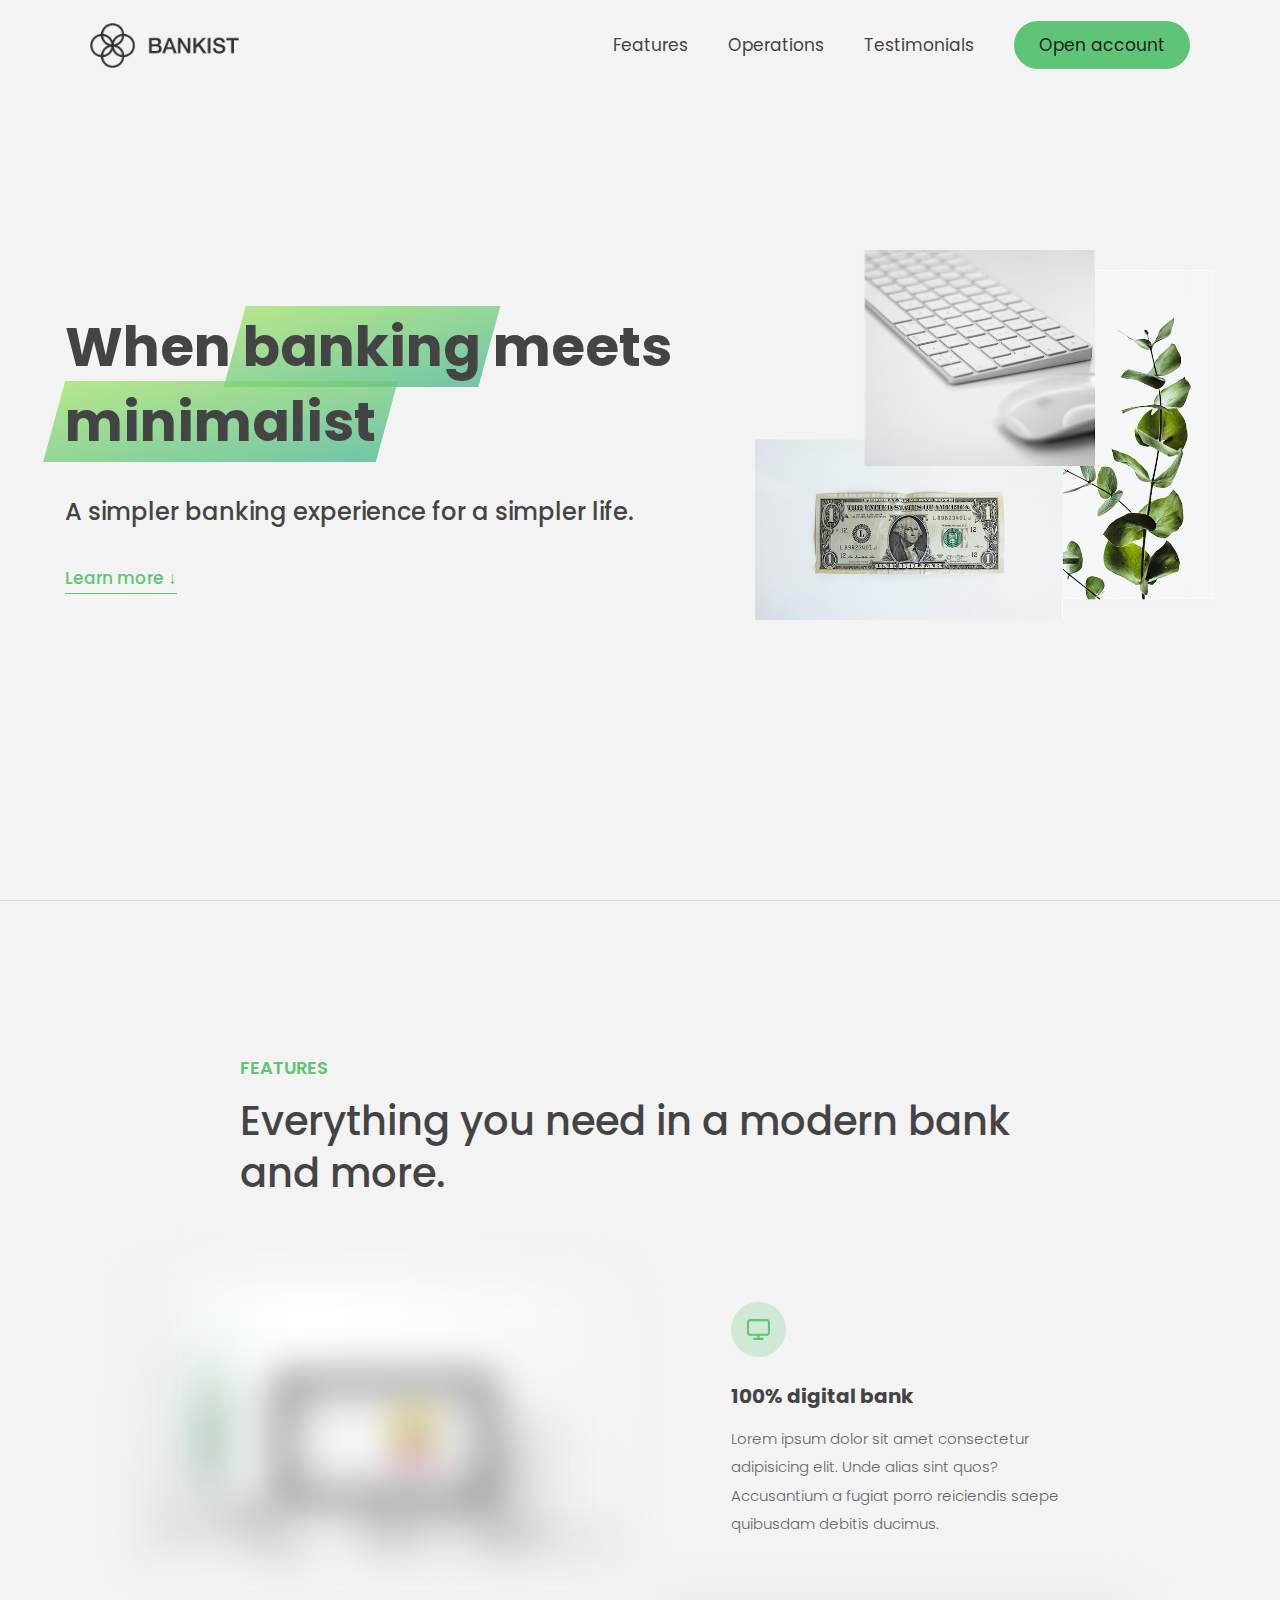
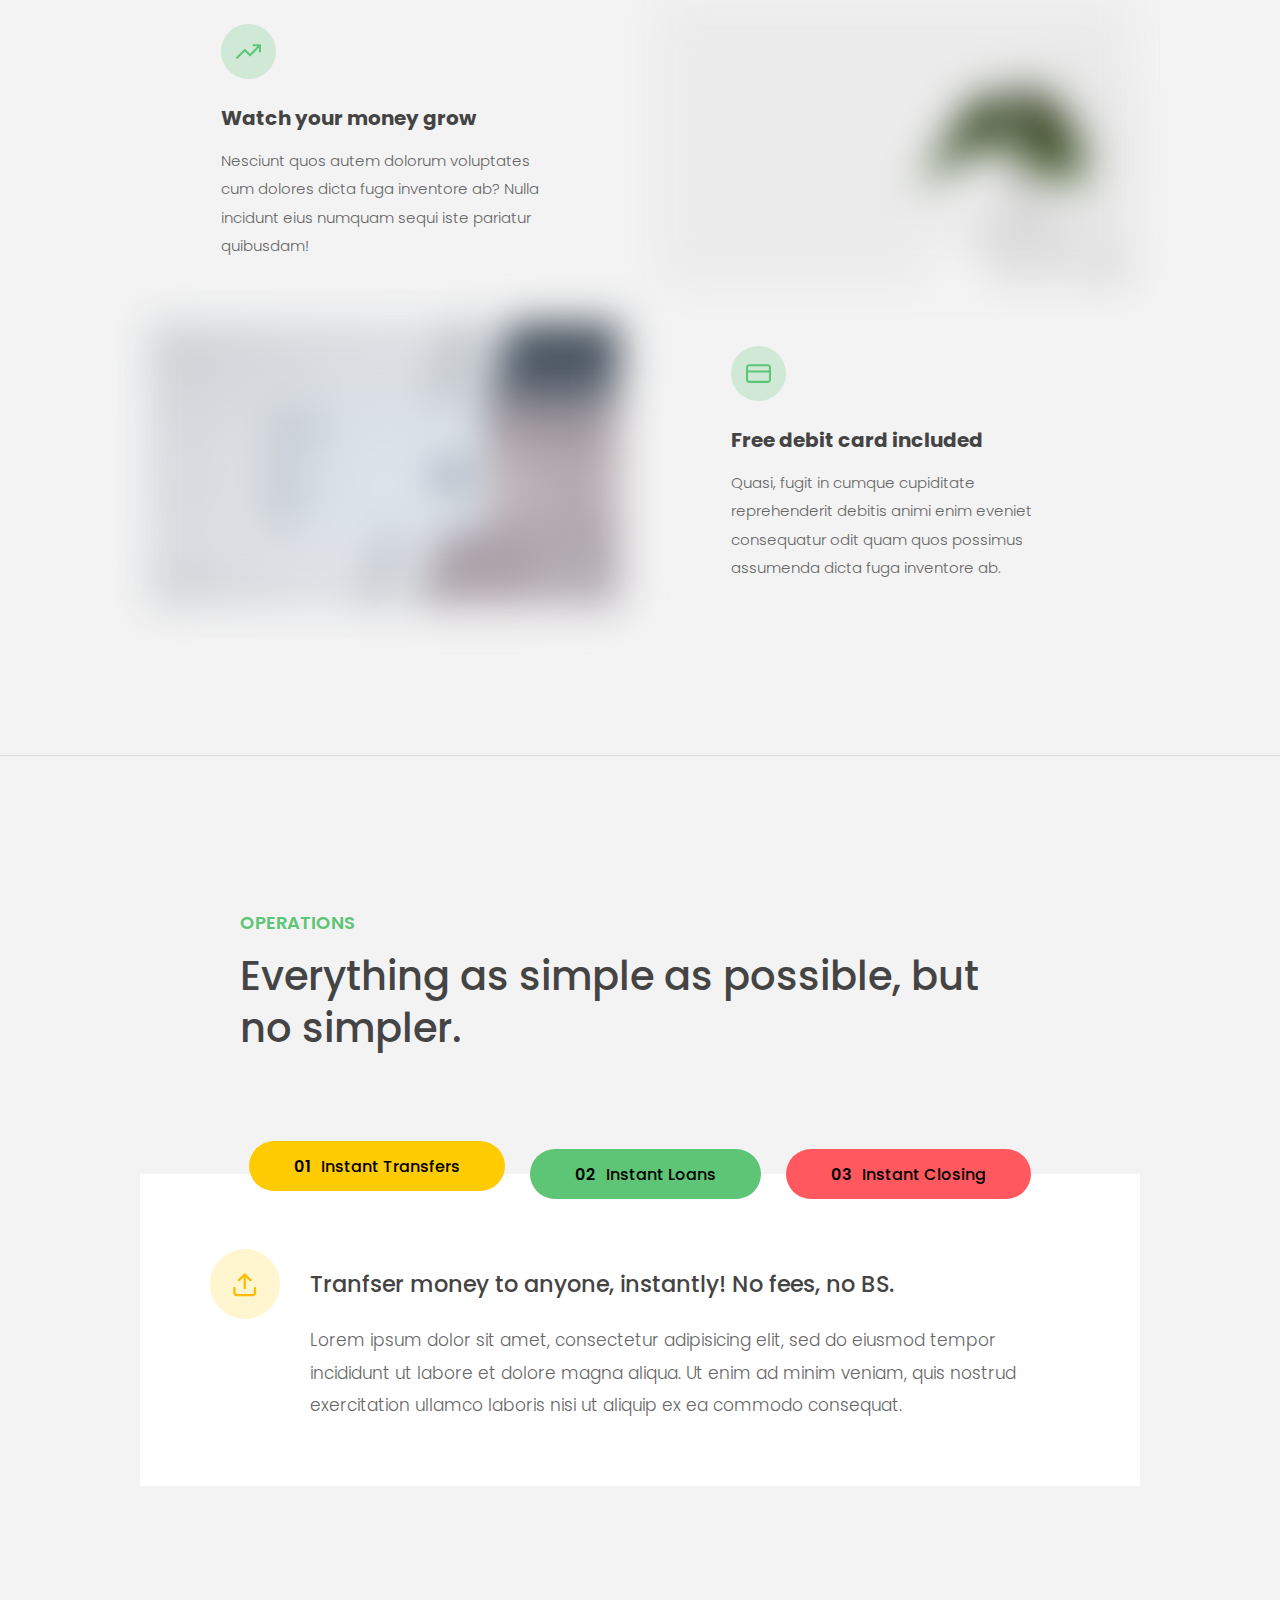
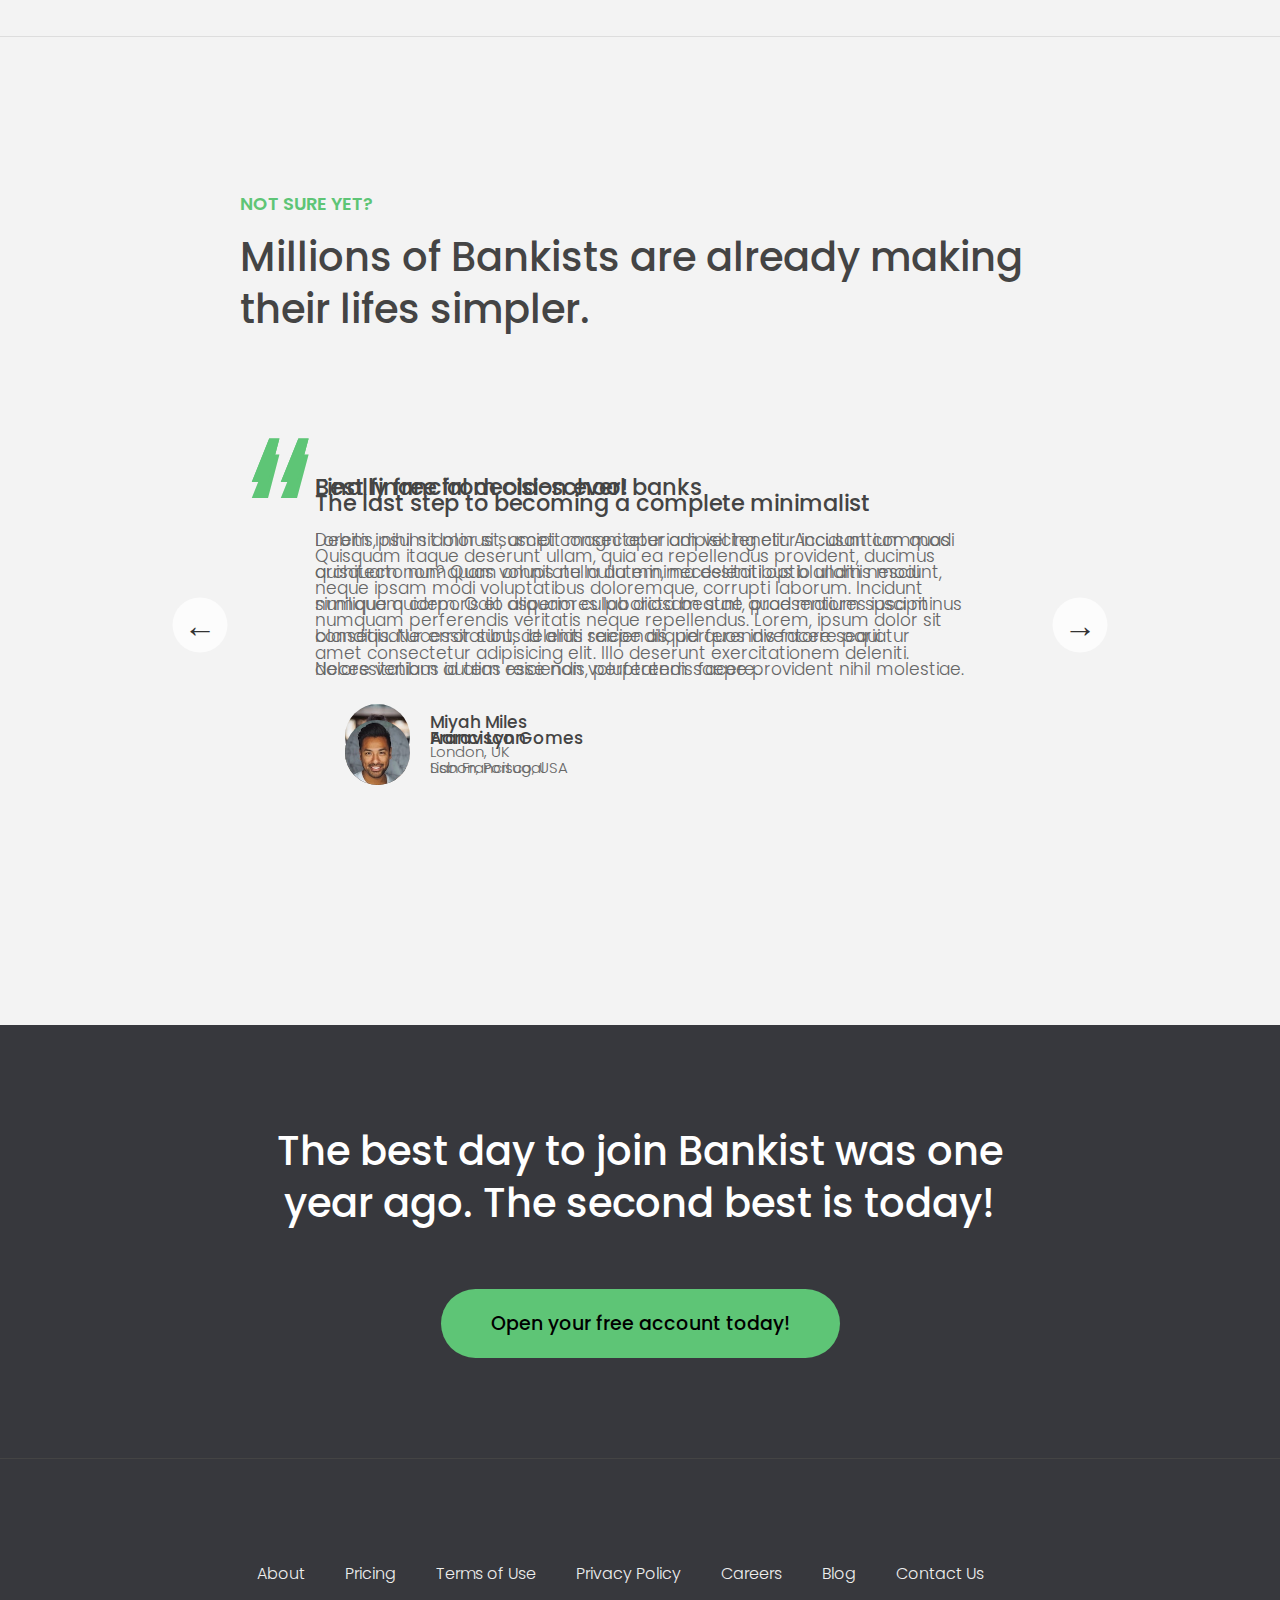
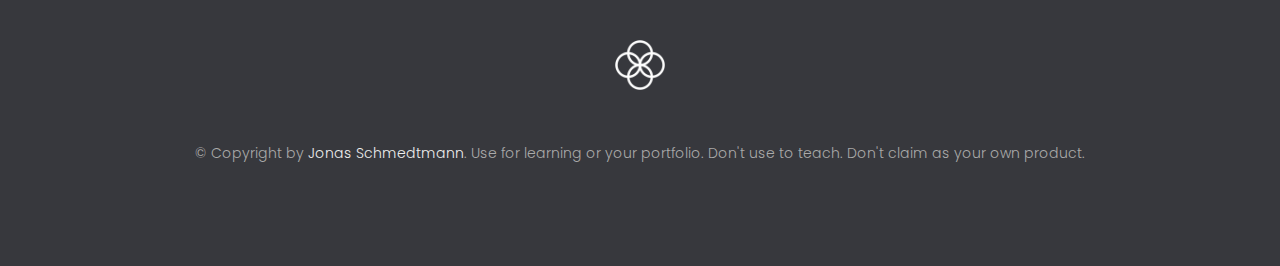
<file: bankist/index.html>
<!DOCTYPE html>
<html lang="en">
  <head>
    <meta charset="UTF-8" />
    <meta name="viewport" content="width=device-width, initial-scale=1.0" />
    <meta http-equiv="X-UA-Compatible" content="ie=edge" />
    <link rel="shortcut icon" type="image/png" href="img/icon.png" />

    <link
      href="https://fonts.googleapis.com/css?family=Poppins:300,400,500,600&display=swap"
      rel="stylesheet"
    />
    <link rel="stylesheet" href="style.css" />
    <title>Bankist | When Banking meets Minimalist</title>
  </head>
  <body>
    <header class="header">
      <nav class="nav">
        <img
          src="img/logo.png"
          alt="Bankist logo"
          class="nav__logo"
          id="logo"
        />
        <ul class="nav__links">
          <li class="nav__item">
            <a class="nav__link" href="#section--1">Features</a>
          </li>
          <li class="nav__item">
            <a class="nav__link" href="#section--2">Operations</a>
          </li>
          <li class="nav__item">
            <a class="nav__link" href="#section--3">Testimonials</a>
          </li>
          <li class="nav__item">
            <a class="nav__link nav__link--btn btn--show-modal" href="#"
              >Open account</a
            >
          </li>
        </ul>
      </nav>

      <div class="header__title">
        <h1>
          When
          <!-- Green highlight effect -->
          <span class="highlight">banking</span>
          meets<br />
          <span class="highlight">minimalist</span>
        </h1>
        <h4>A simpler banking experience for a simpler life.</h4>
        <button class="btn--text btn--scroll-to">Learn more &DownArrow;</button>
        <img
          src="img/hero.png"
          class="header__img"
          alt="Minimalist bank items"
        />
      </div>
    </header>

    <section class="section" id="section--1">
      <div class="section__title">
        <h2 class="section__description">Features</h2>
        <h3 class="section__header">
          Everything you need in a modern bank and more.
        </h3>
      </div>

      <div class="features">
        <img
          src="img/digital-lazy.jpg"
          data-src="img/digital.jpg"
          alt="Computer"
          class="features__img lazy-img"
        />
        <div class="features__feature">
          <div class="features__icon">
            <svg>
              <use xlink:href="img/icons.svg#icon-monitor"></use>
            </svg>
          </div>
          <h5 class="features__header">100% digital bank</h5>
          <p>
            Lorem ipsum dolor sit amet consectetur adipisicing elit. Unde alias
            sint quos? Accusantium a fugiat porro reiciendis saepe quibusdam
            debitis ducimus.
          </p>
        </div>

        <div class="features__feature">
          <div class="features__icon">
            <svg>
              <use xlink:href="img/icons.svg#icon-trending-up"></use>
            </svg>
          </div>
          <h5 class="features__header">Watch your money grow</h5>
          <p>
            Nesciunt quos autem dolorum voluptates cum dolores dicta fuga
            inventore ab? Nulla incidunt eius numquam sequi iste pariatur
            quibusdam!
          </p>
        </div>
        <img
          src="img/grow-lazy.jpg"
          data-src="img/grow.jpg"
          alt="Plant"
          class="features__img lazy-img"
        />

        <img
          src="img/card-lazy.jpg"
          data-src="img/card.jpg"
          alt="Credit card"
          class="features__img lazy-img"
        />
        <div class="features__feature">
          <div class="features__icon">
            <svg>
              <use xlink:href="img/icons.svg#icon-credit-card"></use>
            </svg>
          </div>
          <h5 class="features__header">Free debit card included</h5>
          <p>
            Quasi, fugit in cumque cupiditate reprehenderit debitis animi enim
            eveniet consequatur odit quam quos possimus assumenda dicta fuga
            inventore ab.
          </p>
        </div>
      </div>
    </section>

    <section class="section" id="section--2">
      <div class="section__title">
        <h2 class="section__description">Operations</h2>
        <h3 class="section__header">
          Everything as simple as possible, but no simpler.
        </h3>
      </div>

      <div class="operations">
        <div class="operations__tab-container">
          <button
            class="btn operations__tab operations__tab--1 operations__tab--active"
            data-tab="1"
          >
            <span>01</span>Instant Transfers
          </button>
          <button class="btn operations__tab operations__tab--2" data-tab="2">
            <span>02</span>Instant Loans
          </button>
          <button class="btn operations__tab operations__tab--3" data-tab="3">
            <span>03</span>Instant Closing
          </button>
        </div>
        <div
          class="operations__content operations__content--1 operations__content--active"
        >
          <div class="operations__icon operations__icon--1">
            <svg>
              <use xlink:href="img/icons.svg#icon-upload"></use>
            </svg>
          </div>
          <h5 class="operations__header">
            Tranfser money to anyone, instantly! No fees, no BS.
          </h5>
          <p>
            Lorem ipsum dolor sit amet, consectetur adipisicing elit, sed do
            eiusmod tempor incididunt ut labore et dolore magna aliqua. Ut enim
            ad minim veniam, quis nostrud exercitation ullamco laboris nisi ut
            aliquip ex ea commodo consequat.
          </p>
        </div>

        <div class="operations__content operations__content--2">
          <div class="operations__icon operations__icon--2">
            <svg>
              <use xlink:href="img/icons.svg#icon-home"></use>
            </svg>
          </div>
          <h5 class="operations__header">
            Buy a home or make your dreams come true, with instant loans.
          </h5>
          <p>
            Duis aute irure dolor in reprehenderit in voluptate velit esse
            cillum dolore eu fugiat nulla pariatur. Excepteur sint occaecat
            cupidatat non proident, sunt in culpa qui officia deserunt mollit
            anim id est laborum.
          </p>
        </div>
        <div class="operations__content operations__content--3">
          <div class="operations__icon operations__icon--3">
            <svg>
              <use xlink:href="img/icons.svg#icon-user-x"></use>
            </svg>
          </div>
          <h5 class="operations__header">
            No longer need your account? No problem! Close it instantly.
          </h5>
          <p>
            Excepteur sint occaecat cupidatat non proident, sunt in culpa qui
            officia deserunt mollit anim id est laborum. Ut enim ad minim
            veniam, quis nostrud exercitation ullamco laboris nisi ut aliquip ex
            ea commodo consequat.
          </p>
        </div>
      </div>
    </section>

    <section class="section" id="section--3">
      <div class="section__title section__title--testimonials">
        <h2 class="section__description">Not sure yet?</h2>
        <h3 class="section__header">
          Millions of Bankists are already making their lifes simpler.
        </h3>
      </div>

      <div class="slider">
        <div class="slide slide--1">
          <div class="testimonial">
            <h5 class="testimonial__header">Best financial decision ever!</h5>
            <blockquote class="testimonial__text">
              Lorem ipsum dolor sit, amet consectetur adipisicing elit.
              Accusantium quas quisquam non? Quas voluptate nulla minima
              deleniti optio ullam nesciunt, numquam corporis et asperiores
              laboriosam sunt, praesentium suscipit blanditiis. Necessitatibus
              id alias reiciendis, perferendis facere pariatur dolore veniam
              autem esse non voluptatem saepe provident nihil molestiae.
            </blockquote>
            <address class="testimonial__author">
              <img src="img/user-1.jpg" alt="" class="testimonial__photo" />
              <h6 class="testimonial__name">Aarav Lynn</h6>
              <p class="testimonial__location">San Francisco, USA</p>
            </address>
          </div>
        </div>

        <div class="slide slide--2">
          <div class="testimonial">
            <h5 class="testimonial__header">
              The last step to becoming a complete minimalist
            </h5>
            <blockquote class="testimonial__text">
              Quisquam itaque deserunt ullam, quia ea repellendus provident,
              ducimus neque ipsam modi voluptatibus doloremque, corrupti
              laborum. Incidunt numquam perferendis veritatis neque repellendus.
              Lorem, ipsum dolor sit amet consectetur adipisicing elit. Illo
              deserunt exercitationem deleniti.
            </blockquote>
            <address class="testimonial__author">
              <img src="img/user-2.jpg" alt="" class="testimonial__photo" />
              <h6 class="testimonial__name">Miyah Miles</h6>
              <p class="testimonial__location">London, UK</p>
            </address>
          </div>
        </div>

        <div class="slide slide--3">
          <div class="testimonial">
            <h5 class="testimonial__header">
              Finally free from old-school banks
            </h5>
            <blockquote class="testimonial__text">
              Debitis, nihil sit minus suscipit magni aperiam vel tenetur
              incidunt commodi architecto numquam omnis nulla autem,
              necessitatibus blanditiis modi similique quidem. Odio aliquam
              culpa dicta beatae quod maiores ipsa minus consequatur error sunt,
              deleniti saepe aliquid quos inventore sequi. Necessitatibus id
              alias reiciendis, perferendis facere.
            </blockquote>
            <address class="testimonial__author">
              <img src="img/user-3.jpg" alt="" class="testimonial__photo" />
              <h6 class="testimonial__name">Francisco Gomes</h6>
              <p class="testimonial__location">Lisbon, Portugal</p>
            </address>
          </div>
        </div>

        <!-- <div class="slide"><img src="img/img-1.jpg" alt="Photo 1" /></div>
        <div class="slide"><img src="img/img-2.jpg" alt="Photo 2" /></div>
        <div class="slide"><img src="img/img-3.jpg" alt="Photo 3" /></div>
        <div class="slide"><img src="img/img-4.jpg" alt="Photo 4" /></div> -->
        <button class="slider__btn slider__btn--left">&larr;</button>
        <button class="slider__btn slider__btn--right">&rarr;</button>
        <div class="dots"></div>
      </div>
    </section>

    <section class="section section--sign-up">
      <div class="section__title">
        <h3 class="section__header">
          The best day to join Bankist was one year ago. The second best is
          today!
        </h3>
      </div>
      <button class="btn btn--show-modal">Open your free account today!</button>
    </section>

    <footer class="footer">
      <ul class="footer__nav">
        <li class="footer__item">
          <a class="footer__link" href="#">About</a>
        </li>
        <li class="footer__item">
          <a class="footer__link" href="#">Pricing</a>
        </li>
        <li class="footer__item">
          <a class="footer__link" href="#">Terms of Use</a>
        </li>
        <li class="footer__item">
          <a class="footer__link" href="#">Privacy Policy</a>
        </li>
        <li class="footer__item">
          <a class="footer__link" href="#">Careers</a>
        </li>
        <li class="footer__item">
          <a class="footer__link" href="#">Blog</a>
        </li>
        <li class="footer__item">
          <a class="footer__link" href="#">Contact Us</a>
        </li>
      </ul>
      <img src="img/icon.png" alt="Logo" class="footer__logo" />
      <p class="footer__copyright">
        &copy; Copyright by
        <a
          class="footer__link twitter-link"
          target="_blank"
          href="https://twitter.com/jonasschmedtman"
          >Jonas Schmedtmann</a
        >. Use for learning or your portfolio. Don't use to teach. Don't claim
        as your own product.
      </p>
    </footer>

    <div class="modal hidden">
      <button class="btn--close-modal">&times;</button>
      <h2 class="modal__header">
        Open your bank account <br />
        in just <span class="highlight">5 minutes</span>
      </h2>
      <form class="modal__form">
        <label>First Name</label>
        <input type="text" />
        <label>Last Name</label>
        <input type="text" />
        <label>Email Address</label>
        <input type="email" />
        <button class="btn">Next step &rarr;</button>
      </form>
    </div>
    <div class="overlay hidden"></div>

    <script src="script.js"></script>
  </body>
</html>
</file>
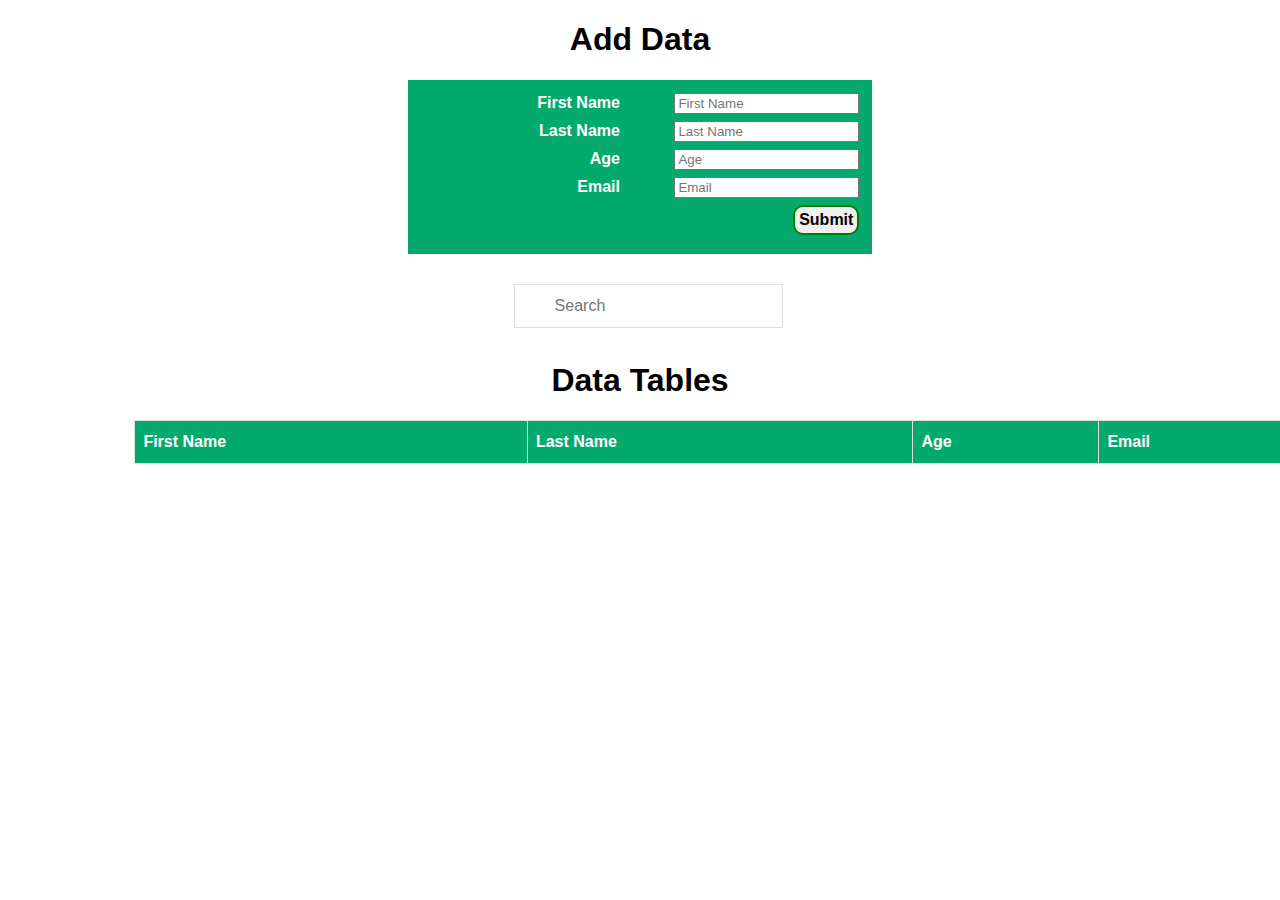
<file: Data tables/index.html>
<!DOCTYPE html>
<html lang="en">
  <head>
    <meta charset="UTF-8" />
    <meta name="viewport" content="width=device-width, initial-scale=1.0" />
    <meta http-equiv="X-UA-Compatible" content="ie=edge" />
    <link rel="stylesheet" href="style.css" />
    <title>Data Table</title>
  </head>
  <body>
      <h1>Add Data</h1>
    <div class="container" id="input-data">
        First Name <input type="text" placeholder="First Name" id="fname">
        <br>
        Last Name <input type="text" placeholder="Last Name" id="lname">
        <br>
        Age <input type="text" placeholder="Age" id="age">
        <br>
        Email <input type="text" placeholder="Email" id="email">
        <br>
        <input class="button" id="button" type="button" value="Submit">
    </div>
    <input type="text" id="myInput"  placeholder="Search" title="Type in a name" onkeyup="myFunction()">
    <h1>Data Tables</h1>
      <table id="customers" class="customers">
        <tr>
          <th>First Name</td>
          <th>Last Name</td>
          <th>Age</td>
          <th>Email</td>
        </tr>
      </table>
    <script src="script.js">
    </script>
  </body>
</html>
</file>
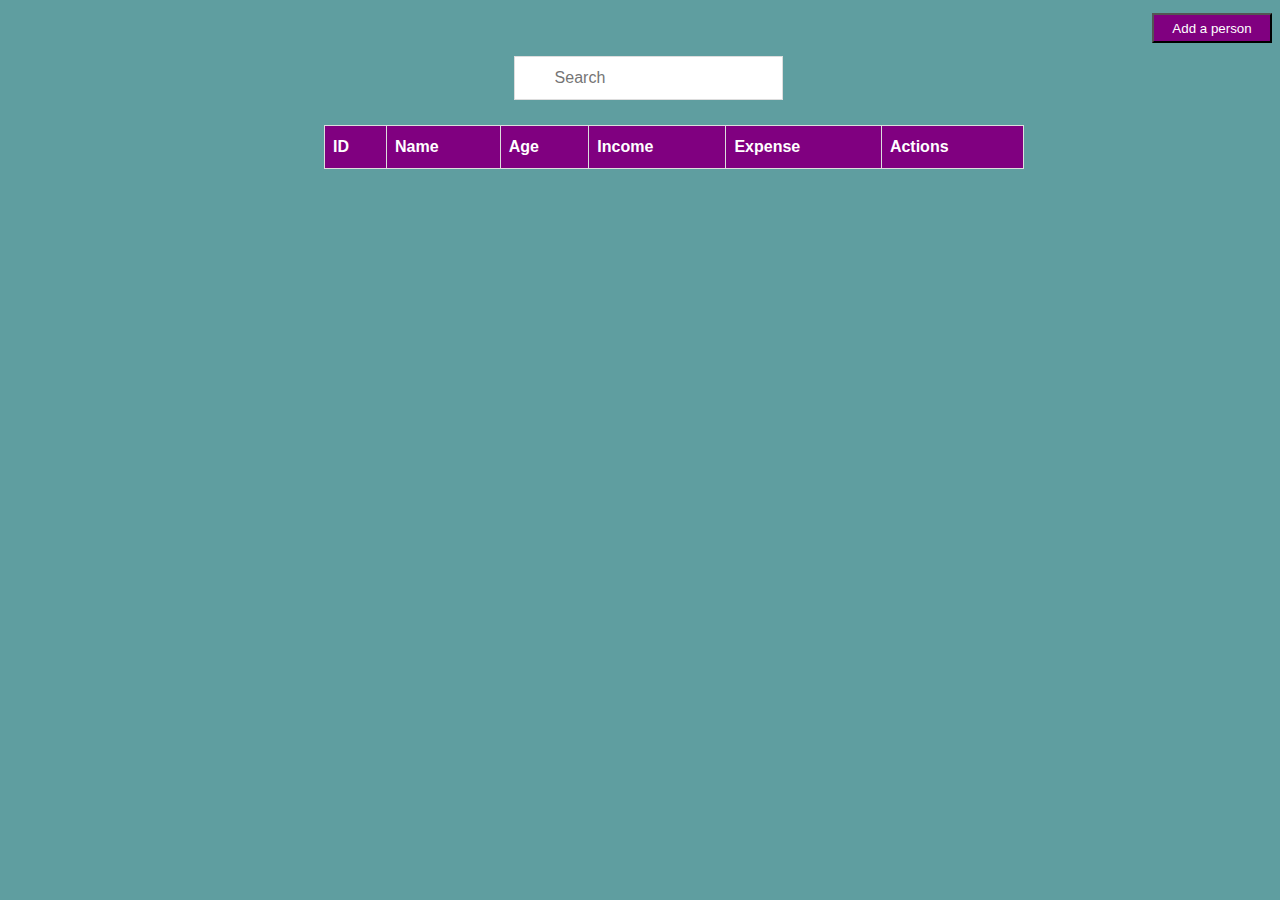
<file: Expense manager/index.html>
<!doctype html>
  <head>
    <meta charset="UTF-8" />
    <meta name="viewport" content="width=device-width, initial-scale=1.0" />
    <meta http-equiv="X-UA-Compatible" content="ie=edge" />
    <link rel="stylesheet" href="style.css" />
  </head>
  <body>
    <div class="inputblock hidden" id="form">
      <h3>Name</h3>
      <input type="text" class="input" id="name" placeholder="Name">
      <h3>Age</h3>
      <input type="text" class="input" id="age" placeholder="Age">
      <br />
      <h3>Income</h3>
      <input type="number" min="0'" class="input" id="income" placeholder="Income">
      <br>
      <input class="addbutton" type="button" value="Add User" id="button">
      <input type="button" class="back" id="back" value="Back">
    </div> 
    <section class="data">
      <input type="button" class="adduser" id="adduser" value="Add a person">
        <input type="text" id="myInput"  placeholder="Search" title="Type in a name" onkeyup="dynamicallySearch()">
    <table id="customers" class="customers">
        <tr>
          <th>ID</td>
          <th>Name</td>
          <th>Age</td>
          <th>Income</th>
          <th>Expense</th>
          <th>Actions</th>
        </tr>
    </table>
  </section>
  <div class="addexpensepopup hidden" id="addexpensepopup">
      <input type="text" class="input" id="Expensetitle" placeholder="Expense tile">
      <h3></h3>
      <input type="number" min="0" class="input" id="expenseamount" placeholder="Expense Amount">
      <br />
      <h3></h3>
      <input type="date" class="input" id="expensedate" placeholder="Expense date">
      <br>
      <input  type="button" class="addexpensebutton" value="Add Expense" id="addexpensebutton">
      <input type="button" class="goback" id="goback" value="Back">
  </div>
    <div class="popup hidden" id="popup">
      <header>
      </header>
      <p>Error! Invalid Input</p>
      <input type="button" class="popupbutton" id="popupbutton" value="close">
    </div>
    <table id="Expenses" class="Expenses hidden">
        <input type="button" class="closeExpense hidden" id="closeExpense" value="Cancel">
        <tr>
          <th>Title</td>
          <th>Expesne Amount</td>
          <th>Date</td>
        </tr>
    </table>
    <div class="overlay hidden"></div>
    <script src="script.js"></script>
  </body>
</html>
</file>
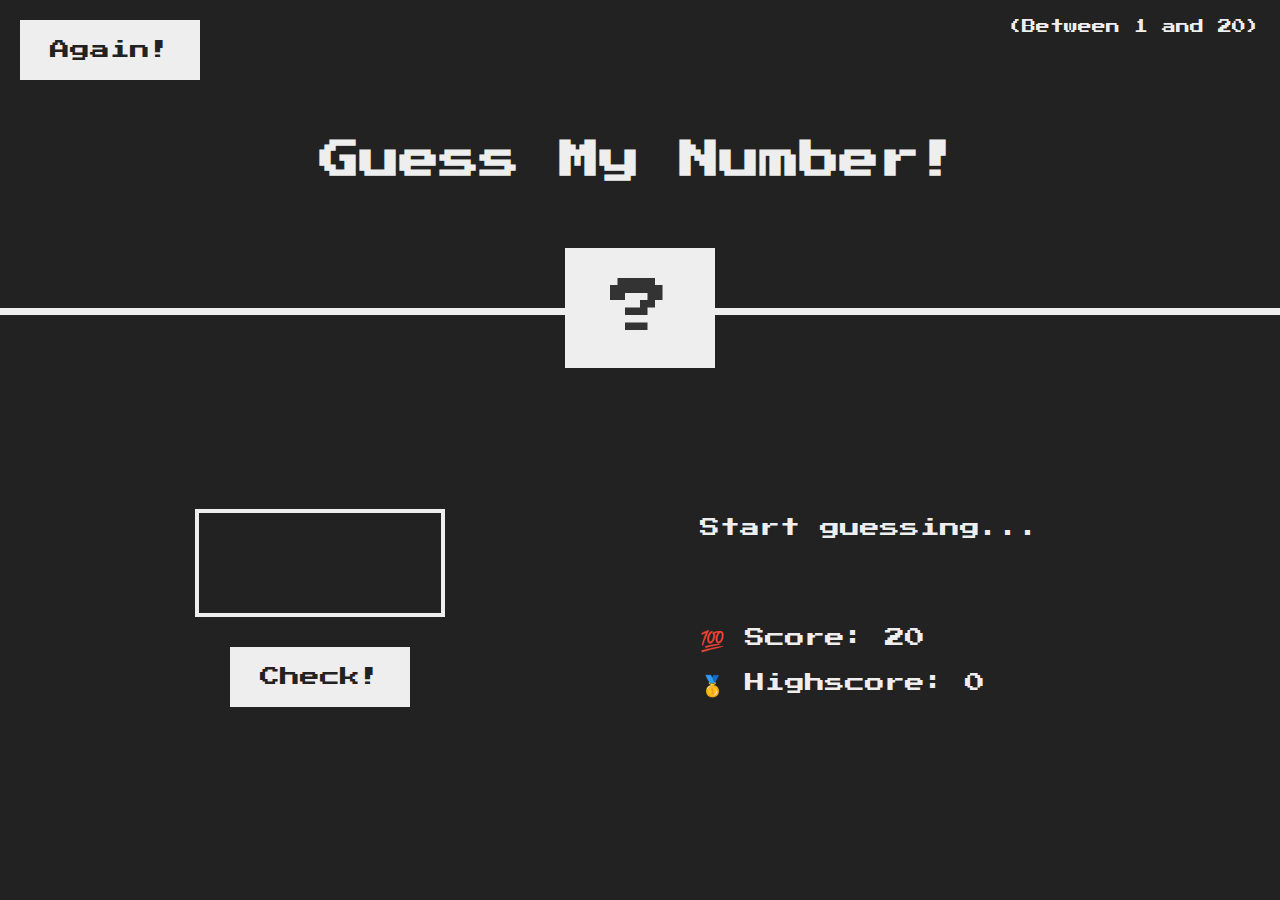
<file: Guess My Number/index.html>
<!DOCTYPE html>
<html lang="en">
  <head>
    <meta charset="UTF-8" />
    <meta name="viewport" content="width=device-width, initial-scale=1.0" />
    <meta http-equiv="X-UA-Compatible" content="ie=edge" />
    <link rel="stylesheet" href="style.css" />
    <title>Guess My Number!</title>
  </head>
  <body>
    <header>
      <h1>Guess My Number!</h1>
      <p class="between">(Between 1 and 20)</p>
      <button class="btn again">Again!</button>
      <div class="number">?</div>
    </header>
    <main>
      <section class="left">
        <input type="number" class="guess" />
        <button class="btn check">Check!</button>
      </section>
      <section class="right">
        <p class="message">Start guessing...</p>
        <p class="label-score">💯 Score: <span class="score">20</span></p>
        <p class="label-highscore">
          🥇 Highscore: <span class="highscore">0</span>
        </p>
      </section>
    </main>
    <script src="script.js"></script>
  </body>
</html>
</file>
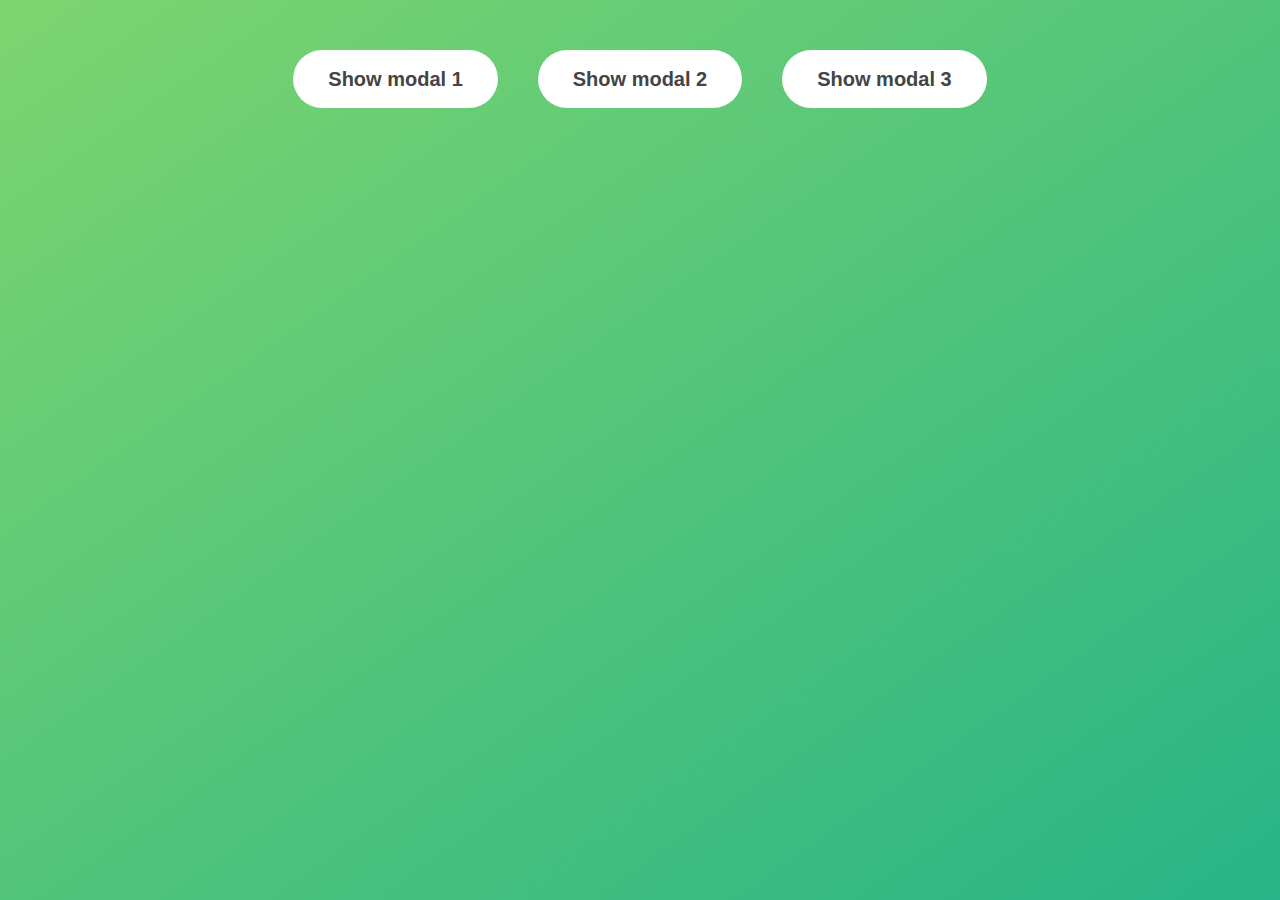
<file: Modal Box - Click Event/index.html>
<!DOCTYPE html>
<html lang="en">
  <head>
    <meta charset="UTF-8" />
    <meta name="viewport" content="width=device-width, initial-scale=1.0" />
    <meta http-equiv="X-UA-Compatible" content="ie=edge" />
    <link rel="stylesheet" href="style.css" />
    <title>Modal window</title>
  </head>
  <body>
    <button class="show-modal">Show modal 1</button>
    <button class="show-modal">Show modal 2</button>
    <button class="show-modal">Show modal 3</button>

    <div class="modal hidden">
      <button class="close-modal">&times;</button>
      <h1>I'm a modal window 😍</h1>
      <p>
        Lorem ipsum dolor sit amet, consectetur adipisicing elit, sed do eiusmod
        tempor incididunt ut labore et dolore magna aliqua. Ut enim ad minim
        veniam, quis nostrud exercitation ullamco laboris nisi ut aliquip ex ea
        commodo consequat. Duis aute irure dolor in reprehenderit in voluptate
        velit esse cillum dolore eu fugiat nulla pariatur. Excepteur sint
        occaecat cupidatat non proident, sunt in culpa qui officia deserunt
        mollit anim id est laborum.
      </p>
    </div>
    <div class="overlay hidden"></div>

    <script src="script.js"></script>
  </body>
</html>
</file>
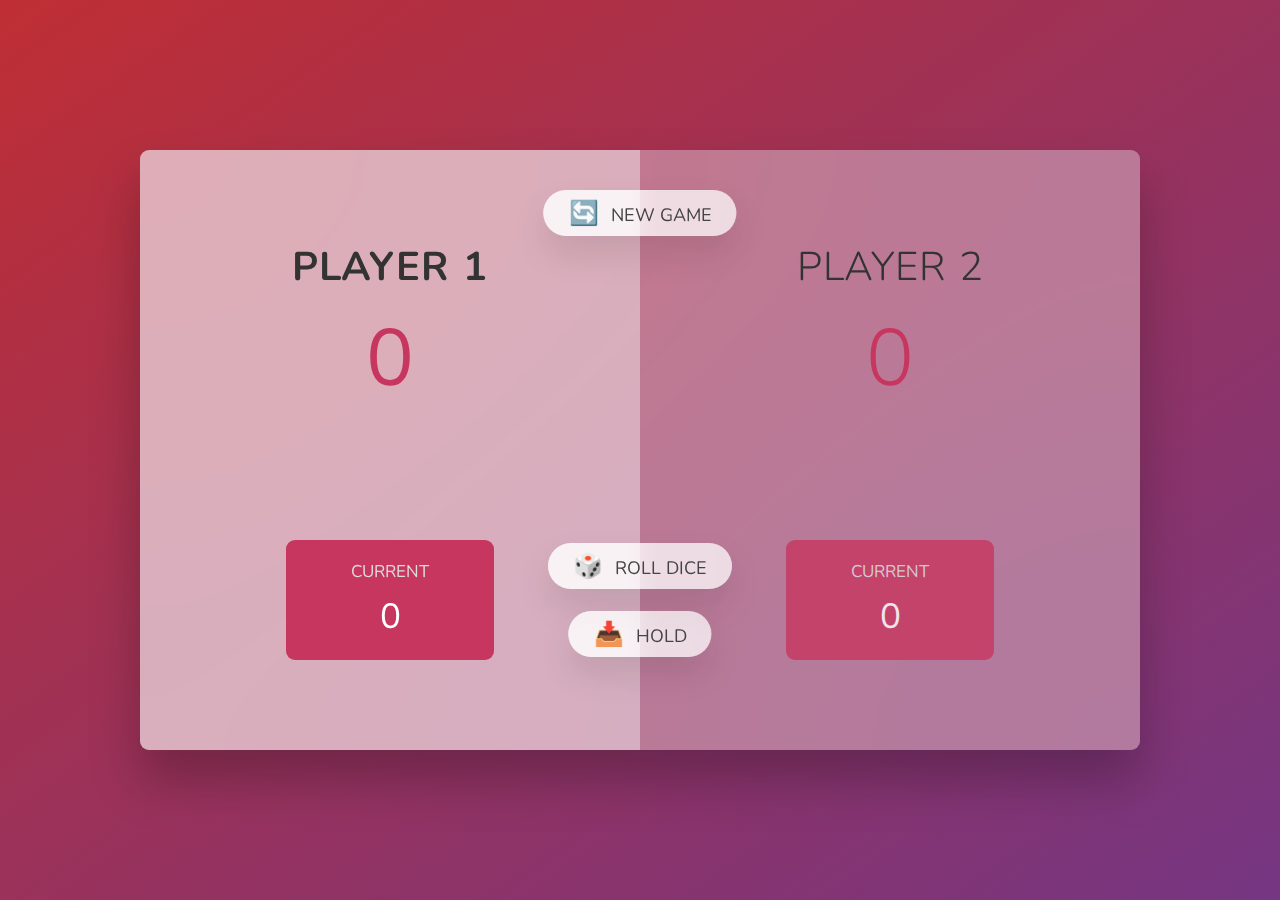
<file: pig game/index.html>
<!DOCTYPE html>
<html lang="en">
  <head>
    <meta charset="UTF-8" />
    <meta name="viewport" content="width=device-width, initial-scale=1.0" />
    <meta http-equiv="X-UA-Compatible" content="ie=edge" />
    <link rel="stylesheet" href="style.css" />
    <title>Pig Game</title>
  </head>
  <body>
    <main>
      <section class="player player--0 player--active">
        <h2 class="name" id="name--0">Player 1</h2>
        <p class="score" id="score--0">43</p>
        <div class="current">
          <p class="current-label">Current</p>
          <p class="current-score" id="current--0">0</p>
        </div>
      </section>
      <section class="player player--1">
        <h2 class="name" id="name--1">Player 2</h2>
        <p class="score" id="score--1">24</p>
        <div class="current">
          <p class="current-label">Current</p>
          <p class="current-score" id="current--1">0</p>
        </div>
      </section>

      <img src="dice-5.png" alt="Playing dice" class="dice" />
      <button class="btn btn--new">🔄 New game</button>
      <button class="btn btn--roll">🎲 Roll dice</button>
      <button class="btn btn--hold">📥 Hold</button>
    </main>
    <script src="script.js"></script>
  </body>
</html>
</file>
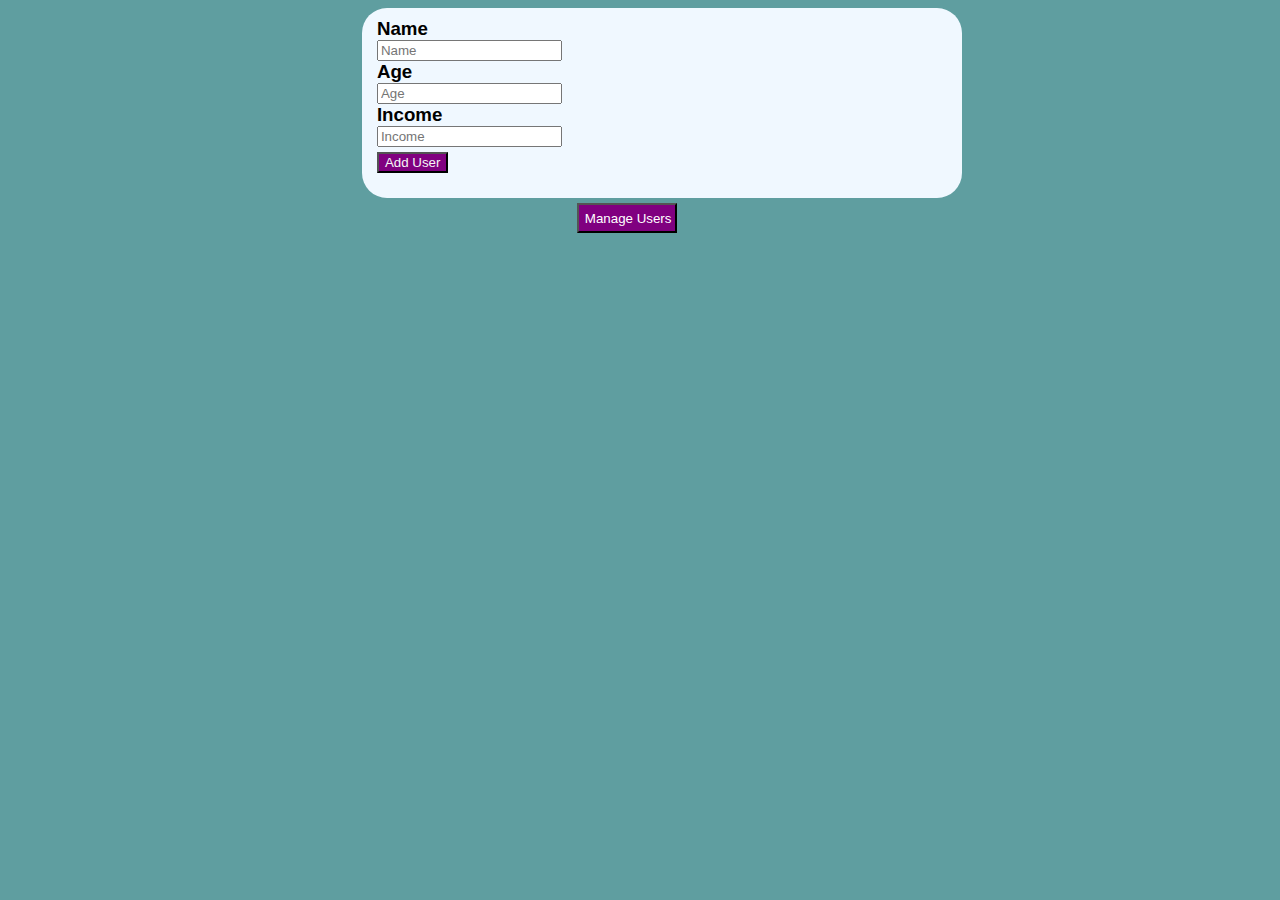
<file: Single Page Application/index.html>
<!doctype html>
  <head>
    <meta charset="UTF-8" />
    <meta name="viewport" content="width=device-width, initial-scale=1.0" />
    <meta http-equiv="X-UA-Compatible" content="ie=edge" />
    <link rel="stylesheet" href="style.css" />
  </head>
  <body>
    <div class="block" id="form">
      <h3>Name</h3>
      <input type="text" class="input" id="name" placeholder="Name">
      <h3>Age</h3>
      <input type="text" class="input" id="age" placeholder="Age">
      <br />
      <h3>Income</h3>
      <input type="text" class="input" id="income" placeholder="Income">
      <br>
      <input class="button" type="button" value="Add User" id="button">
    </div> 
    <section class="data hidden">
      <input type="button" class="closeuser" id="closeuser" value="Add a person">
        <input type="text" id="myInput"  placeholder="Search" title="Type in a name" onkeyup="dynamicallySearch()">
    <table id="customers" class="customers">
        <tr>
          <th>ID</td>
          <th>Name</td>
          <th>Age</td>
          <th>Income</th>
          <th>Expense</th>
          <th>Actions</th>
        </tr>
    </table>
  </section>
  <div class="addexpensepopup hidden" id="addexpensepopup">
    <h3></h3>
    <p id="popupname"></p>
      <input type="text" class="input" id="Expensetitle" placeholder="Expense tile">
      <h3></h3>
      <input type="number" min="0" class="input" id="expenseamount" placeholder="Expense Amount">
      <br />
      <h3></h3>
      <input type="date" class="input" id="expensedate" placeholder="Expense date">
      <br>
      <input  type="button" class="addexpensebutton" value="Add Expense" id="addexpensebutton">
      <input type="button" class="goback" id="goback" value="Cancel">
  </div>
  <input class="viewbutton" type="button" value="Manage Users" id="viewbutton">
    <div class="popup hidden" id="popup">
      <header>
      </header>
      <p>Error! Invalid Input</p>
      <input type="button" class="popupbutton" id="popupbutton" value="close">
    </div>
    <table id="Expenses" class="Expenses hidden">
        <input type="button" class="closeExpense hidden" id="closeExpense" value="Cancel">
        <tr>
          <th>Title</td>
          <th>Expesne Amount</td>
          <th>Date</td>
        </tr>
    </table>
    <div class="overlay hidden"></div>
    <script src="script.js"></script>
  </body>
</html>
</file>
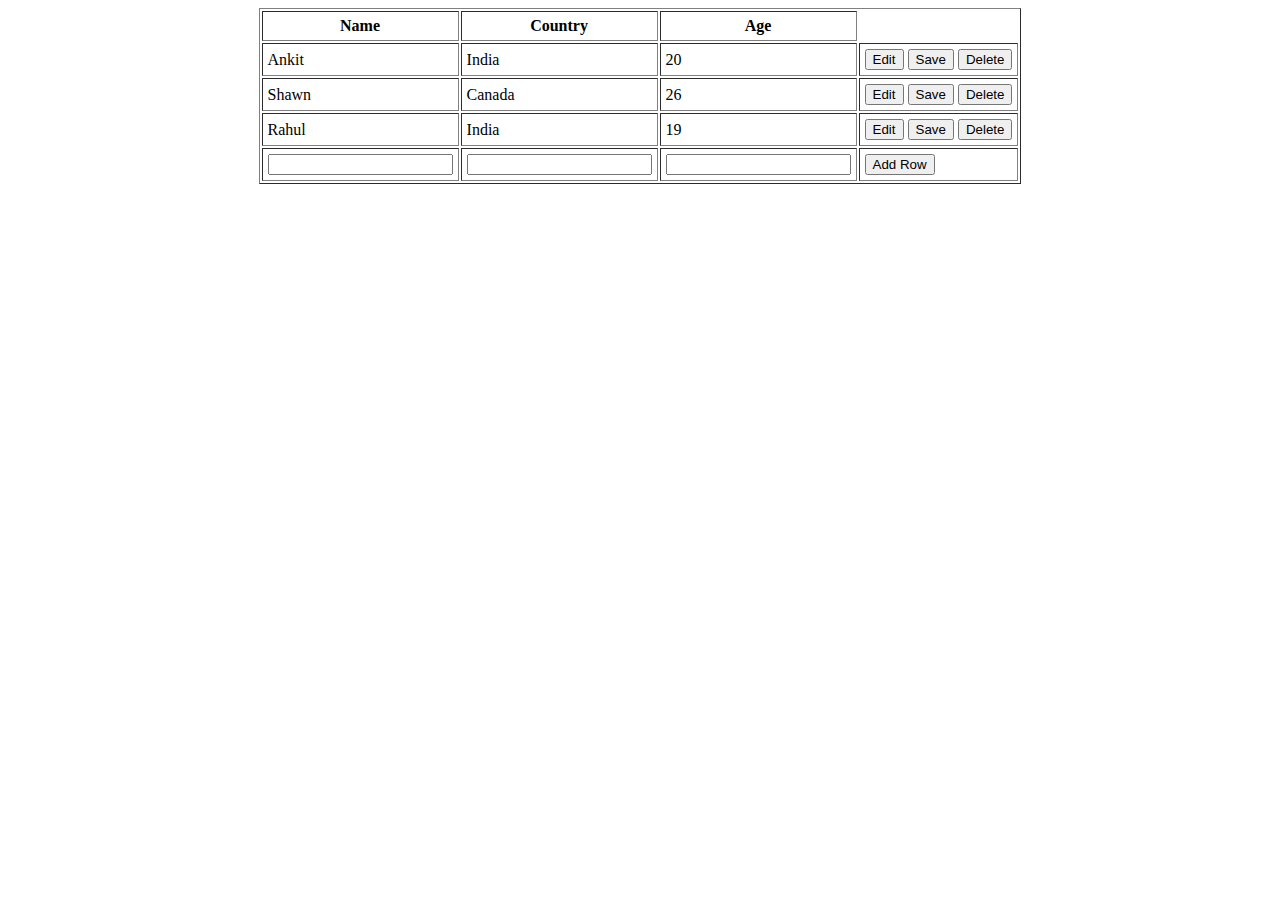
<file: test/index.html>
<html>
<head>
<script type="text/javascript" src="script.js"></script>
</head>
<body>
<div id="wrapper">
<table align='center' cellspacing=2 cellpadding=5 id="data_table" border=1>
<tr>
<th>Name</th>
<th>Country</th>
<th>Age</th>
</tr>

<tr id="row1">
<td id="name_row1">Ankit</td>
<td id="country_row1">India</td>
<td id="age_row1">20</td>
<td>
<input type="button" id="edit_button1" value="Edit" class="edit" onclick="edit_row('1')">
<input type="button" id="save_button1" value="Save" class="save" onclick="save_row('1')">
<input type="button" value="Delete" class="delete" onclick="delete_row('1')">
</td>
</tr>

<tr id="row2">
<td id="name_row2">Shawn</td>
<td id="country_row2">Canada</td>
<td id="age_row2">26</td>
<td>
<input type="button" id="edit_button2" value="Edit" class="edit" onclick="edit_row('2')">
<input type="button" id="save_button2" value="Save" class="save" onclick="save_row('2')">
<input type="button" value="Delete" class="delete" onclick="delete_row('2')">
</td>
</tr>

<tr id="row3">
<td id="name_row3">Rahul</td>
<td id="country_row3">India</td>
<td id="age_row3">19</td>
<td>
<input type="button" id="edit_button3" value="Edit" class="edit" onclick="edit_row('3')">
<input type="button" id="save_button3" value="Save" class="save" onclick="save_row('3')">
<input type="button" value="Delete" class="delete" onclick="delete_row('3')">
</td>
</tr>

<tr>
<td><input type="text" id="new_name"></td>
<td><input type="text" id="new_country"></td>
<td><input type="text" id="new_age"></td>
<td><input type="button" class="add" onclick="add_row();" value="Add Row"></td>
</tr>

</table>
</div>

</body>
</html>
</file>
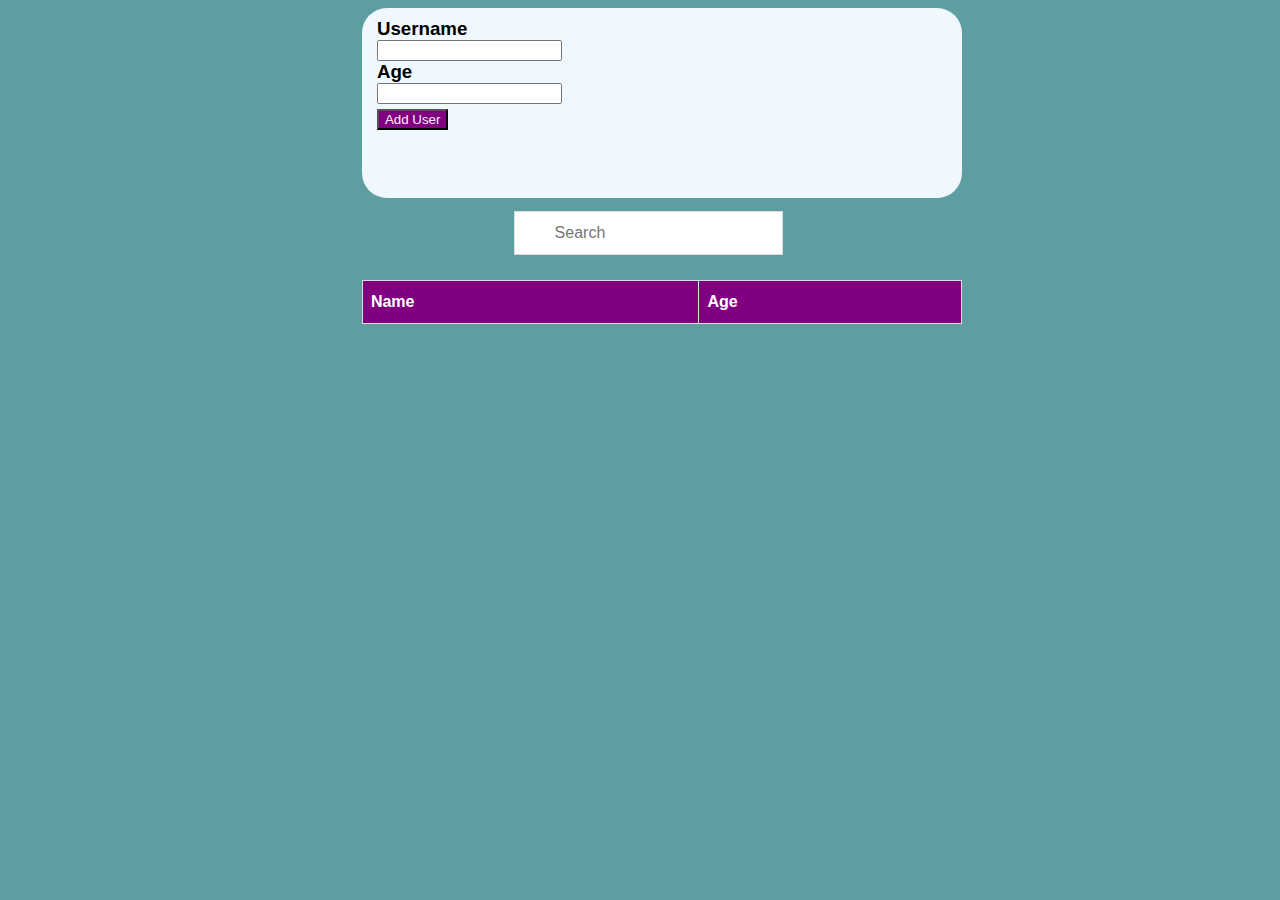
<file: User Management System/index.html>
<!doctype html>
  <head>
    <link rel="stylesheet" href="style.css" />
  </head>
  <body>
    <div class="block" id="form">
      <h3>Username</h3>
      <input type="text" class="input" id="username">
      <h3>Age</h3>
      <input type="text" class="input" id="age">
      <br />
      <input class="button" type="button" value="Add User" id="button">
    </div> 
        <input type="text" id="myInput"  placeholder="Search" title="Type in a name" onkeyup="myFunction()">
    <table id="customers" class="customers">
        <tr>
          <th> Name</td>
          <th>Age</td>
        </tr>
    </table>
    <div class="popup hidden" id="popup">
      <header>
      </header>
      <p>Error! Invalid Input</p>
      <input type="button" class="popupbutton" id="popupbutton" value="close">
    </div>
    <div class="overlay hidden"></div>
    <script src="script.js"></script>
  </body>
</html>
</file>
<file: bankist/style.css>
/* The page is NOT responsive. You can implement responsiveness yourself if you wanna have some fun 😃 */

:root {
    --color-primary: #5ec576;
    --color-secondary: #ffcb03;
    --color-tertiary: #ff585f;
    --color-primary-darker: #4bbb7d;
    --color-secondary-darker: #ffbb00;
    --color-tertiary-darker: #fd424b;
    --color-primary-opacity: #5ec5763a;
    --color-secondary-opacity: #ffcd0331;
    --color-tertiary-opacity: #ff58602d;
    --gradient-primary: linear-gradient(to top left, #39b385, #9be15d);
    --gradient-secondary: linear-gradient(to top left, #ffb003, #ffcb03);
  }
  
  * {
    margin: 0;
    padding: 0;
    box-sizing: inherit;
  }
  
  html {
    font-size: 62.5%;
    box-sizing: border-box;
  }
  
  body {
    font-family: 'Poppins', sans-serif;
    font-weight: 300;
    color: #444;
    line-height: 1.9;
    background-color: #f3f3f3;
  }
  
  /* GENERAL ELEMENTS */
  .section {
    padding: 15rem 3rem;
    border-top: 1px solid #ddd;
  
    transition: transform 1s, opacity 1s;
  }
  
  .section--hidden {
    opacity: 0;
    transform: translateY(8rem);
  }
  
  .section__title {
    max-width: 80rem;
    margin: 0 auto 8rem auto;
  }
  
  .section__description {
    font-size: 1.8rem;
    font-weight: 600;
    text-transform: uppercase;
    color: var(--color-primary);
    margin-bottom: 1rem;
  }
  
  .section__header {
    font-size: 4rem;
    line-height: 1.3;
    font-weight: 500;
  }
  
  .btn {
    display: inline-block;
    background-color: var(--color-primary);
    font-size: 1.6rem;
    font-family: inherit;
    font-weight: 500;
    border: none;
    padding: 1.25rem 4.5rem;
    border-radius: 10rem;
    cursor: pointer;
    transition: all 0.3s;
  }
  
  .btn:hover {
    background-color: var(--color-primary-darker);
  }
  
  .btn--text {
    display: inline-block;
    background: none;
    font-size: 1.7rem;
    font-family: inherit;
    font-weight: 500;
    color: var(--color-primary);
    border: none;
    border-bottom: 1px solid currentColor;
    padding-bottom: 2px;
    cursor: pointer;
    transition: all 0.3s;
  }
  
  p {
    color: #666;
  }
  
  /* This is BAD for accessibility! Don't do in the real world! */
  button:focus {
    outline: none;
  }
  
  img {
    transition: filter 0.5s;
  }
  
  .lazy-img {
    filter: blur(20px);
  }
  
  /* NAVIGATION */
  .nav {
    display: flex;
    justify-content: space-between;
    align-items: center;
    height: 9rem;
    width: 100%;
    padding: 0 6rem;
    z-index: 100;
  }
  
  /* nav and stickly class at the same time */
  .nav.sticky {
    position: fixed;
    background-color: rgba(255, 255, 255, 0.95);
  }
  
  .nav__logo {
    height: 4.5rem;
    transition: all 0.3s;
  }
  
  .nav__links {
    display: flex;
    align-items: center;
    list-style: none;
  }
  
  .nav__item {
    margin-left: 4rem;
  }
  
  .nav__link:link,
  .nav__link:visited {
    font-size: 1.7rem;
    font-weight: 400;
    color: inherit;
    text-decoration: none;
    display: block;
    transition: all 0.3s;
  }
  
  .nav__link--btn:link,
  .nav__link--btn:visited {
    padding: 0.8rem 2.5rem;
    border-radius: 3rem;
    background-color: var(--color-primary);
    color: #222;
  }
  
  .nav__link--btn:hover,
  .nav__link--btn:active {
    color: inherit;
    background-color: var(--color-primary-darker);
    color: #333;
  }
  
  /* HEADER */
  .header {
    padding: 0 3rem;
    height: 100vh;
    display: flex;
    flex-direction: column;
    align-items: center;
  }
  
  .header__title {
    flex: 1;
  
    max-width: 115rem;
    display: grid;
    grid-template-columns: 3fr 2fr;
    row-gap: 3rem;
    align-content: center;
    justify-content: center;
  
    align-items: start;
    justify-items: start;
  }
  
  h1 {
    font-size: 5.5rem;
    line-height: 1.35;
  }
  
  h4 {
    font-size: 2.4rem;
    font-weight: 500;
  }
  
  .header__img {
    width: 100%;
    grid-column: 2 / 3;
    grid-row: 1 / span 4;
    transform: translateY(-6rem);
  }
  
  .highlight {
    position: relative;
  }
  
  .highlight::after {
    display: block;
    content: '';
    position: absolute;
    bottom: 0;
    left: 0;
    height: 100%;
    width: 100%;
    z-index: -1;
    opacity: 0.7;
    transform: scale(1.07, 1.05) skewX(-15deg);
    background-image: var(--gradient-primary);
  }
  
  /* FEATURES */
  .features {
    display: grid;
    grid-template-columns: 1fr 1fr;
    gap: 4rem;
    margin: 0 12rem;
  }
  
  .features__img {
    width: 100%;
  }
  
  .features__feature {
    align-self: center;
    justify-self: center;
    width: 70%;
    font-size: 1.5rem;
  }
  
  .features__icon {
    display: flex;
    align-items: center;
    justify-content: center;
    background-color: var(--color-primary-opacity);
    height: 5.5rem;
    width: 5.5rem;
    border-radius: 50%;
    margin-bottom: 2rem;
  }
  
  .features__icon svg {
    height: 2.5rem;
    width: 2.5rem;
    fill: var(--color-primary);
  }
  
  .features__header {
    font-size: 2rem;
    margin-bottom: 1rem;
  }
  
  /* OPERATIONS */
  .operations {
    max-width: 100rem;
    margin: 12rem auto 0 auto;
  
    background-color: #fff;
  }
  
  .operations__tab-container {
    display: flex;
    justify-content: center;
  }
  
  .operations__tab {
    margin-right: 2.5rem;
    transform: translateY(-50%);
  }
  
  .operations__tab span {
    margin-right: 1rem;
    font-weight: 600;
    display: inline-block;
  }
  
  .operations__tab--1 {
    background-color: var(--color-secondary);
  }
  
  .operations__tab--1:hover {
    background-color: var(--color-secondary-darker);
  }
  
  .operations__tab--3 {
    background-color: var(--color-tertiary);
    margin: 0;
  }
  
  .operations__tab--3:hover {
    background-color: var(--color-tertiary-darker);
  }
  
  .operations__tab--active {
    transform: translateY(-66%);
  }
  
  .operations__content {
    display: none;
  
    /* JUST PRESENTATIONAL */
    font-size: 1.7rem;
    padding: 2.5rem 7rem 6.5rem 7rem;
  }
  
  .operations__content--active {
    display: grid;
    grid-template-columns: 7rem 1fr;
    column-gap: 3rem;
    row-gap: 0.5rem;
  }
  
  .operations__header {
    font-size: 2.25rem;
    font-weight: 500;
    align-self: center;
  }
  
  .operations__icon {
    display: flex;
    align-items: center;
    justify-content: center;
    height: 7rem;
    width: 7rem;
    border-radius: 50%;
  }
  
  .operations__icon svg {
    height: 2.75rem;
    width: 2.75rem;
  }
  
  .operations__content p {
    grid-column: 2;
  }
  
  .operations__icon--1 {
    background-color: var(--color-secondary-opacity);
  }
  .operations__icon--2 {
    background-color: var(--color-primary-opacity);
  }
  .operations__icon--3 {
    background-color: var(--color-tertiary-opacity);
  }
  .operations__icon--1 svg {
    fill: var(--color-secondary-darker);
  }
  .operations__icon--2 svg {
    fill: var(--color-primary);
  }
  .operations__icon--3 svg {
    fill: var(--color-tertiary);
  }
  
  /* SLIDER */
  .slider {
    max-width: 100rem;
    height: 50rem;
    margin: 0 auto;
    position: relative;
  
    /* IN THE END */
    overflow: hidden;
  }
  
  .slide {
    position: absolute;
    top: 0;
    width: 100%;
    height: 50rem;
  
    display: flex;
    align-items: center;
    justify-content: center;
  
    /* THIS creates the animation! */
    transition: transform 1s;
  }
  
  .slide > img {
    /* Only for images that have different size than slide */
    width: 100%;
    height: 100%;
    object-fit: cover;
  }
  
  .slider__btn {
    position: absolute;
    top: 50%;
    z-index: 10;
  
    border: none;
    background: rgba(255, 255, 255, 0.7);
    font-family: inherit;
    color: #333;
    border-radius: 50%;
    height: 5.5rem;
    width: 5.5rem;
    font-size: 3.25rem;
    cursor: pointer;
  }
  
  .slider__btn--left {
    left: 6%;
    transform: translate(-50%, -50%);
  }
  
  .slider__btn--right {
    right: 6%;
    transform: translate(50%, -50%);
  }
  
  .dots {
    position: absolute;
    bottom: 5%;
    left: 50%;
    transform: translateX(-50%);
    display: flex;
  }
  
  .dots__dot {
    border: none;
    background-color: #b9b9b9;
    opacity: 0.7;
    height: 1rem;
    width: 1rem;
    border-radius: 50%;
    margin-right: 1.75rem;
    cursor: pointer;
    transition: all 0.5s;
  
    /* Only necessary when overlying images */
    /* box-shadow: 0 0.6rem 1.5rem rgba(0, 0, 0, 0.7); */
  }
  
  .dots__dot:last-child {
    margin: 0;
  }
  
  .dots__dot--active {
    /* background-color: #fff; */
    background-color: #888;
    opacity: 1;
  }
  
  /* TESTIMONIALS */
  .testimonial {
    width: 65%;
    position: relative;
  }
  
  .testimonial::before {
    content: '\201C';
    position: absolute;
    top: -5.7rem;
    left: -6.8rem;
    line-height: 1;
    font-size: 20rem;
    font-family: inherit;
    color: var(--color-primary);
    z-index: -1;
  }
  
  .testimonial__header {
    font-size: 2.25rem;
    font-weight: 500;
    margin-bottom: 1.5rem;
  }
  
  .testimonial__text {
    font-size: 1.7rem;
    margin-bottom: 3.5rem;
    color: #666;
  }
  
  .testimonial__author {
    margin-left: 3rem;
    font-style: normal;
  
    display: grid;
    grid-template-columns: 6.5rem 1fr;
    column-gap: 2rem;
  }
  
  .testimonial__photo {
    grid-row: 1 / span 2;
    width: 6.5rem;
    border-radius: 50%;
  }
  
  .testimonial__name {
    font-size: 1.7rem;
    font-weight: 500;
    align-self: end;
    margin: 0;
  }
  
  .testimonial__location {
    font-size: 1.5rem;
  }
  
  .section__title--testimonials {
    margin-bottom: 4rem;
  }
  
  /* SIGNUP */
  .section--sign-up {
    background-color: #37383d;
    border-top: none;
    border-bottom: 1px solid #444;
    text-align: center;
    padding: 10rem 3rem;
  }
  
  .section--sign-up .section__header {
    color: #fff;
    text-align: center;
  }
  
  .section--sign-up .section__title {
    margin-bottom: 6rem;
  }
  
  .section--sign-up .btn {
    font-size: 1.9rem;
    padding: 2rem 5rem;
  }
  
  /* FOOTER */
  .footer {
    padding: 10rem 3rem;
    background-color: #37383d;
  }
  
  .footer__nav {
    list-style: none;
    display: flex;
    justify-content: center;
    margin-bottom: 5rem;
  }
  
  .footer__item {
    margin-right: 4rem;
  }
  
  .footer__link {
    font-size: 1.6rem;
    color: #eee;
    text-decoration: none;
  }
  
  .footer__logo {
    height: 5rem;
    display: block;
    margin: 0 auto;
    margin-bottom: 5rem;
  }
  
  .footer__copyright {
    font-size: 1.4rem;
    color: #aaa;
    text-align: center;
  }
  
  .footer__copyright .footer__link {
    font-size: 1.4rem;
  }
  
  /* MODAL WINDOW */
  .modal {
    position: fixed;
    top: 50%;
    left: 50%;
    transform: translate(-50%, -50%);
    max-width: 60rem;
    background-color: #f3f3f3;
    padding: 5rem 6rem;
    box-shadow: 0 4rem 6rem rgba(0, 0, 0, 0.3);
    z-index: 1000;
    transition: all 0.5s;
  }
  
  .overlay {
    position: fixed;
    top: 0;
    left: 0;
    width: 100%;
    height: 100%;
    background-color: rgba(0, 0, 0, 0.5);
    backdrop-filter: blur(4px);
    z-index: 100;
    transition: all 0.5s;
  }
  
  .modal__header {
    font-size: 3.25rem;
    margin-bottom: 4.5rem;
    line-height: 1.5;
  }
  
  .modal__form {
    margin: 0 3rem;
    display: grid;
    grid-template-columns: 1fr 2fr;
    align-items: center;
    gap: 2.5rem;
  }
  
  .modal__form label {
    font-size: 1.7rem;
    font-weight: 500;
  }
  
  .modal__form input {
    font-size: 1.7rem;
    padding: 1rem 1.5rem;
    border: 1px solid #ddd;
    border-radius: 0.5rem;
  }
  
  .modal__form button {
    grid-column: 1 / span 2;
    justify-self: center;
    margin-top: 1rem;
  }
  
  .btn--close-modal {
    font-family: inherit;
    color: inherit;
    position: absolute;
    top: 0.5rem;
    right: 2rem;
    font-size: 4rem;
    cursor: pointer;
    border: none;
    background: none;
  }
  
  .hidden {
    visibility: hidden;
    opacity: 0;
  }
  
  /* COOKIE MESSAGE */
  .cookie-message {
    display: flex;
    align-items: center;
    justify-content: space-evenly;
    width: 100%;
    background-color: white;
    color: #bbb;
    font-size: 1.5rem;
    font-weight: 400;
  }
</file>
<file: Data tables/style.css>
body {
  font-family: Arial, Helvetica, sans-serif;
}
#customers {
  border-collapse: collapse;
  width: 1200px;
  margin-left: 10%;
  margin-right: 10%;
}

#customers td,
#customers th {
  border: 1px solid #ddd;
  padding: 8px;
}

#customers tr:nth-child(even) {
  background-color: #f2f2f2;
}

#customers tr:hover {
  background-color: #ddd;
}

#customers th {
  padding-top: 12px;
  padding-bottom: 12px;
  text-align: left;
  background-color: #04aa6d;
  color: white;
}
h1 {
  text-align: center;
}
#input-data {
  font-weight: bold;
  font-size: medium;
  text-align: right;
  background-color: #04aa6d;
  color: white;
  margin-left: 400px;
  margin-right: 400px;
  padding: 1%;
  margin-bottom: 30px;
}
input {
  margin-left: 50px;
  margin-bottom: 7px;
}
input.button {
  font-weight: bold;
  font-size: medium;
  padding: 4px 4px 4px 4px;
  border-style: linear;
  border: 2px solid green;
  border-radius: 10px;
}
input.button:hover {
  color: white;
  background-color: darkgreen;
}
#myInput {
  margin-left: 40%;
  background-position: 10px 10px;
  font-size: 16px;
  padding: 12px 20px 12px 40px;
  border: 1px solid #ddd;
  margin-bottom: 12px;
}
</file>
<file: Expense manager/style.css>
body {
  background-color: cadetblue;
  font-family: Arial, Helvetica, sans-serif;
}
div {
  padding-top: 10px;
  background-color: aliceblue;
  position: relative;
  width: 600px;
  height: 300px;
  margin-left: 28%;
  height: 180px;
  border-radius: 25px;
}
h3 {
  margin-top: 0px;
  margin-left: 15px;
  margin-bottom: 0%;
}
input {
  margin-top: 0%;
  margin-left: 15px;
  margin-bottom: 0px;
}
input.button {
  margin-left: 15px;
  background-color: purple;
  margin-top: 5px;
  text-align: center;
  color: whitesmoke;
}
#customers {
  margin-top: 13px;
  border-collapse: collapse;
  padding-top: 10px;
  background-color: aliceblue;
  position: relative;
  width: 700px;
  height: auto;
  margin-left: 25%;
  border-radius: 25px;
}

#customers td,
#customers th {
  border: 1px solid #ddd;
  padding: 8px;
}

#customers tr {
  background-color: #f2f2f2;
}

#customers th {
  padding-top: 12px;
  padding-bottom: 12px;
  text-align: left;
  background-color: purple;
  color: white;
}
#popup {
  font-size: 1rem;
  height: auto;
  width: 400px;
  padding: 1.75rem 3.5rem;
  position: absolute;
  border: none;
  background-color: #fff;
  color: #444;
  border-radius: 10rem;
  cursor: pointer;
  z-index: 5;
}
p {
  padding-left: 10px;
}
header {
  margin-top: -10px;
  height: 20px;
  background-color: purple;
}
#popupbutton {
  background-color: purple;
  text-align: center;
  margin-left: 80%;
  height: 30px;
  width: 80px;
  border-radius: 10%;
  margin-bottom: 10px;
}
.hidden {
  display: none;
}
.overlay {
  position: absolute;
  top: 0;
  left: -28%;
  width: 100%;
  height: 100%;
  background-color: rgba(0, 0, 0, 0.6);
}
div.search {
  position: relative;
  height: 30px;
  margin-top: 10px;
  font-weight: bold;
}
#myInput {
  margin-top: 13px;
  margin-left: 40%;
  background-position: 10px 10px;
  font-size: 16px;
  padding: 12px 20px 12px 40px;
  border: 1px solid #ddd;
  margin-bottom: 12px;
}
input.addbutton {
  width: 100px;
  height: 30px;
  margin-left: 15px;
  background-color: purple;
  margin-top: 5px;
  text-align: center;
  color: white;
  margin-left: 45%;
}
section {
  /* margin-top: -200px;
  font-size: 1rem;
  height: 100%;
  width: 90%;
  padding: 1.75rem 3.5rem;
  position: absolute;
  border: none;
  color: #444;
  cursor: pointer;
  z-index: 10;
  background-color: whitesmoke;
  -webkit-backdrop-filter: blur(5px);
  backdrop-filter: blur(5px); */
}
#adduser {
  width: 120px;
  height: 30px;
  float: right;
  background-color: purple;
  margin-top: 5px;
  text-align: center;
  color: white;
  margin-left: 45%;
}
div.addexpensepopup {
  height: auto;
  padding-bottom: 20px;
  position: absolute;
  background-color: azure;
}
#goback {
  width: 80px;
  height: 30px;
  float: right;
  background-color: purple;
  margin-top: -30px;
  margin-right: 10px;
  text-align: center;
  color: white;
  margin-left: 45%;
}
#back {
  width: 80px;
  height: 30px;
  float: right;
  background-color: purple;
  margin-top: -30px;
  margin-right: 10px;
  text-align: center;
  color: white;
  margin-left: 45%;
}
#addexpensebutton {
  width: 100px;
  height: 30px;
  background-color: purple;
  margin-top: 10px;
  margin-right: 10px;
  text-align: center;
  color: white;
  margin-left: 65%;
}
#Expenses {
  margin-top: 13px;
  border-collapse: collapse;
  padding-top: 10px;
  background-color: aliceblue;
  position: relative;
  width: 700px;
  height: auto;
  margin-left: 25%;
  border-radius: 25px;
}

#Expenses td,
#Expenses th {
  border: 1px solid #ddd;
  padding: 8px;
}

#Expenses tr {
  background-color: #f2f2f2;
}

#Expenses th {
  padding-top: 12px;
  padding-bottom: 12px;
  text-align: left;
  background-color: purple;
  color: white;
}
#closeExpense {
  width: 80px;
  height: 30px;
  float: right;
  background-color: purple;
  margin-top: 5px;
  margin-right: 10px;
  text-align: center;
  color: white;
  margin-left: 45%;
}
</file>
<file: Guess My Number/style.css>
@import url('https://fonts.googleapis.com/css?family=Press+Start+2P&display=swap');

* {
  margin: 0;
  padding: 0;
  box-sizing: inherit;
}

html {
  font-size: 62.5%;
  box-sizing: border-box;
}

body {
  font-family: 'Press Start 2P', sans-serif;
  color: #eee;
  background-color: #222;
  /* background-color: #60b347; */
}

/* LAYOUT */
header {
  position: relative;
  height: 35vh;
  border-bottom: 7px solid #eee;
}

main {
  height: 65vh;
  color: #eee;
  display: flex;
  align-items: center;
  justify-content: space-around;
}

.left {
  width: 52rem;
  display: flex;
  flex-direction: column;
  align-items: center;
}

.right {
  width: 52rem;
  font-size: 2rem;
}

/* ELEMENTS STYLE */
h1 {
  font-size: 4rem;
  text-align: center;
  position: absolute;
  width: 100%;
  top: 52%;
  left: 50%;
  transform: translate(-50%, -50%);
}

.number {
  background: #eee;
  color: #333;
  font-size: 6rem;
  width: 15rem;
  padding: 3rem 0rem;
  text-align: center;
  position: absolute;
  bottom: 0;
  left: 50%;
  transform: translate(-50%, 50%);
}

.between {
  font-size: 1.4rem;
  position: absolute;
  top: 2rem;
  right: 2rem;
}

.again {
  position: absolute;
  top: 2rem;
  left: 2rem;
}

.guess {
  background: none;
  border: 4px solid #eee;
  font-family: inherit;
  color: inherit;
  font-size: 5rem;
  padding: 2.5rem;
  width: 25rem;
  text-align: center;
  display: block;
  margin-bottom: 3rem;
}

.btn {
  border: none;
  background-color: #eee;
  color: #222;
  font-size: 2rem;
  font-family: inherit;
  padding: 2rem 3rem;
  cursor: pointer;
}

.btn:hover {
  background-color: #ccc;
}

.message {
  margin-bottom: 8rem;
  height: 3rem;
}

.label-score {
  margin-bottom: 2rem;
}
</file>
<file: Modal Box - Click Event/style.css>
* {
  margin: 0;
  padding: 0;
  box-sizing: inherit;
}

html {
  font-size: 62.5%;
  box-sizing: border-box;
}

body {
  font-family: sans-serif;
  color: #333;
  line-height: 1.5;
  height: 100vh;
  position: relative;
  display: flex;
  align-items: flex-start;
  justify-content: center;
  background: linear-gradient(to top left, #28b487, #7dd56f);
}

.show-modal {
  font-size: 2rem;
  font-weight: 600;
  padding: 1.75rem 3.5rem;
  margin: 5rem 2rem;
  border: none;
  background-color: #fff;
  color: #444;
  border-radius: 10rem;
  cursor: pointer;
}

.close-modal {
  position: absolute;
  top: 1.2rem;
  right: 2rem;
  font-size: 5rem;
  color: #333;
  cursor: pointer;
  border: none;
  background: none;
}

h1 {
  font-size: 2.5rem;
  margin-bottom: 2rem;
}

p {
  font-size: 1.8rem;
}

/* -------------------------- */
/* CLASSES TO MAKE MODAL WORK */
.hidden {
  display: none;
}

.modal {
  position: absolute;
  top: 50%;
  left: 50%;
  transform: translate(-50%, -50%);
  width: 70%;

  background-color: white;
  padding: 6rem;
  border-radius: 5px;
  box-shadow: 0 3rem 5rem rgba(0, 0, 0, 0.3);
  z-index: 10;
}

.overlay {
  position: absolute;
  top: 0;
  left: 0;
  width: 100%;
  height: 100%;
  background-color: rgba(0, 0, 0, 0.6);
  backdrop-filter: blur(3px);
  z-index: 5;
}
</file>
<file: pig game/style.css>
@import url('https://fonts.googleapis.com/css2?family=Nunito&display=swap');

* {
  margin: 0;
  padding: 0;
  box-sizing: inherit;
}

html {
  font-size: 62.5%;
  box-sizing: border-box;
}

body {
  font-family: 'Nunito', sans-serif;
  font-weight: 400;
  height: 100vh;
  color: #333;
  background-image: linear-gradient(to top left, #753682 0%, #bf2e34 100%);
  display: flex;
  align-items: center;
  justify-content: center;
}

/* LAYOUT */
main {
  position: relative;
  width: 100rem;
  height: 60rem;
  background-color: rgba(255, 255, 255, 0.35);
  backdrop-filter: blur(200px);
  filter: blur();
  box-shadow: 0 3rem 5rem rgba(0, 0, 0, 0.25);
  border-radius: 9px;
  overflow: hidden;
  display: flex;
}

.player {
  flex: 50%;
  padding: 9rem;
  display: flex;
  flex-direction: column;
  align-items: center;
  transition: all 0.75s;
}

/* ELEMENTS */
.name {
  position: relative;
  font-size: 4rem;
  text-transform: uppercase;
  letter-spacing: 1px;
  word-spacing: 2px;
  font-weight: 300;
  margin-bottom: 1rem;
}

.score {
  font-size: 8rem;
  font-weight: 300;
  color: #c7365f;
  margin-bottom: auto;
}

.player--active {
  background-color: rgba(255, 255, 255, 0.4);
}
.player--active .name {
  font-weight: 700;
}
.player--active .score {
  font-weight: 400;
}

.player--active .current {
  opacity: 1;
}

.current {
  background-color: #c7365f;
  opacity: 0.8;
  border-radius: 9px;
  color: #fff;
  width: 65%;
  padding: 2rem;
  text-align: center;
  transition: all 0.75s;
}

.current-label {
  text-transform: uppercase;
  margin-bottom: 1rem;
  font-size: 1.7rem;
  color: #ddd;
}

.current-score {
  font-size: 3.5rem;
}

/* ABSOLUTE POSITIONED ELEMENTS */
.btn {
  position: absolute;
  left: 50%;
  transform: translateX(-50%);
  color: #444;
  background: none;
  border: none;
  font-family: inherit;
  font-size: 1.8rem;
  text-transform: uppercase;
  cursor: pointer;
  font-weight: 400;
  transition: all 0.2s;

  background-color: white;
  background-color: rgba(255, 255, 255, 0.6);
  backdrop-filter: blur(10px);

  padding: 0.7rem 2.5rem;
  border-radius: 50rem;
  box-shadow: 0 1.75rem 3.5rem rgba(0, 0, 0, 0.1);
}

.btn::first-letter {
  font-size: 2.4rem;
  display: inline-block;
  margin-right: 0.7rem;
}

.btn--new {
  top: 4rem;
}
.btn--roll {
  top: 39.3rem;
}
.btn--hold {
  top: 46.1rem;
}

.btn:active {
  transform: translate(-50%, 3px);
  box-shadow: 0 1rem 2rem rgba(0, 0, 0, 0.15);
}

.btn:focus {
  outline: none;
}

.dice {
  position: absolute;
  left: 50%;
  top: 16.5rem;
  transform: translateX(-50%);
  height: 10rem;
  box-shadow: 0 2rem 5rem rgba(0, 0, 0, 0.2);
}

.player--winner {
  background-color: #2f2f2f;
}

.player--winner .name {
  font-weight: 700;
  color: #c7365f;
}
.hidden {
  display: none;
}
</file>
<file: Single Page Application/style.css>
body {
  background-color: cadetblue;
  font-family: Arial, Helvetica, sans-serif;
}
div {
  padding-top: 10px;
  background-color: aliceblue;
  position: relative;
  width: 600px;
  height: 300px;
  margin-left: 28%;
  height: 180px;
  border-radius: 25px;
}
h3 {
  margin-top: 0px;
  margin-left: 15px;
  margin-bottom: 0%;
}
input {
  margin-top: 0%;
  margin-left: 15px;
  margin-bottom: 0px;
}
input.button {
  margin-left: 15px;
  background-color: purple;
  margin-top: 5px;
  text-align: center;
  color: whitesmoke;
}
#customers {
  margin-top: 13px;
  border-collapse: collapse;
  padding-top: 10px;
  background-color: aliceblue;
  position: relative;
  width: 700px;
  height: auto;
  margin-left: 25%;
  border-radius: 25px;
}

#customers td,
#customers th {
  border: 1px solid #ddd;
  padding: 8px;
}

#customers tr {
  background-color: #f2f2f2;
}

#customers th {
  padding-top: 12px;
  padding-bottom: 12px;
  text-align: left;
  background-color: purple;
  color: white;
}
#popup {
  font-size: 1rem;
  height: auto;
  width: 400px;
  padding: 1.75rem 3.5rem;
  position: absolute;
  border: none;
  background-color: #fff;
  color: #444;
  border-radius: 10rem;
  cursor: pointer;
  z-index: 5;
}
p {
  padding-left: 10px;
}
header {
  margin-top: -10px;
  height: 20px;
  background-color: purple;
}
#popupbutton {
  background-color: purple;
  text-align: center;
  margin-left: 80%;
  height: 30px;
  width: 80px;
  border-radius: 10%;
  margin-bottom: 10px;
}
.hidden {
  display: none;
}
.overlay {
  position: absolute;
  top: 0;
  left: -28%;
  width: 100%;
  height: 100%;
  background-color: rgba(0, 0, 0, 0.6);
}
div.search {
  position: relative;
  height: 30px;
  margin-top: 10px;
  font-weight: bold;
}
#myInput {
  margin-top: 13px;
  margin-left: 40%;
  background-position: 10px 10px;
  font-size: 16px;
  padding: 12px 20px 12px 40px;
  border: 1px solid #ddd;
  margin-bottom: 12px;
}
input.viewbutton {
  width: 100px;
  height: 30px;
  margin-left: 15px;
  background-color: purple;
  margin-top: 5px;
  text-align: center;
  color: white;
  margin-left: 45%;
}
section {
  margin-top: -200px;
  font-size: 1rem;
  height: 100%;
  width: 90%;
  padding: 1.75rem 3.5rem;
  position: absolute;
  border: none;
  color: #444;
  cursor: pointer;
  z-index: 10;
  background-color: whitesmoke;
  -webkit-backdrop-filter: blur(5px);
  backdrop-filter: blur(5px);
}
#closeuser {
  width: 120px;
  height: 30px;
  float: right;
  background-color: purple;
  margin-top: 5px;
  text-align: center;
  color: white;
  margin-left: 45%;
}
div.addexpensepopup {
  height: auto;
  padding-bottom: 20px;
  position: absolute;
  background-color: azure;
}
#goback {
  width: 80px;
  height: 30px;
  float: right;
  background-color: purple;
  margin-top: 5px;
  margin-right: 10px;
  text-align: center;
  color: white;
  margin-left: 45%;
}
#addexpensebutton {
  width: 100px;
  height: 30px;
  float: right;
  background-color: purple;
  margin-top: 5px;
  margin-right: 10px;
  text-align: center;
  color: white;
  margin-left: 45%;
}
#Expenses {
  margin-top: 13px;
  border-collapse: collapse;
  padding-top: 10px;
  background-color: aliceblue;
  position: relative;
  width: 700px;
  height: auto;
  margin-left: 25%;
  border-radius: 25px;
}

#Expenses td,
#Expenses th {
  border: 1px solid #ddd;
  padding: 8px;
}

#Expenses tr {
  background-color: #f2f2f2;
}

#Expenses th {
  padding-top: 12px;
  padding-bottom: 12px;
  text-align: left;
  background-color: purple;
  color: white;
}
#closeExpense {
  width: 80px;
  height: 30px;
  float: right;
  background-color: purple;
  margin-top: 5px;
  margin-right: 10px;
  text-align: center;
  color: white;
  margin-left: 45%;
}
</file>
<file: User Management System/style.css>
body {
  background-color: cadetblue;
  font-family: Arial, Helvetica, sans-serif;
}
div {
  padding-top: 10px;
  background-color: aliceblue;
  position: relative;
  width: 600px;
  height: 300px;
  margin-left: 28%;
  height: 180px;
  border-radius: 25px;
}
h3 {
  margin-top: 0px;
  margin-left: 15px;
  margin-bottom: 0%;
}
input {
  margin-top: 0%;
  margin-left: 15px;
  margin-bottom: 0px;
}
input.button {
  margin-left: 15px;
  background-color: purple;
  margin-top: 5px;
  text-align: center;
  color: whitesmoke;
}
#customers {
  margin-top: 13px;
  border-collapse: collapse;
  padding-top: 10px;
  background-color: aliceblue;
  position: relative;
  width: 600px;
  height: auto;
  margin-left: 28%;
  border-radius: 25px;
}

#customers td,
#customers th {
  border: 1px solid #ddd;
  padding: 8px;
}

#customers tr {
  background-color: #f2f2f2;
}

#customers tr:hover {
  background-color: #ddd;
}

#customers th {
  padding-top: 12px;
  padding-bottom: 12px;
  text-align: left;
  background-color: purple;
  color: white;
}
#popup {
  font-size: 1rem;
  height: auto;
  width: 400px;
  padding: 1.75rem 3.5rem;
  position: absolute;
  border: none;
  background-color: #fff;
  color: #444;
  border-radius: 10rem;
  cursor: pointer;
  z-index: 5;
}
p {
  padding-left: 10px;
}
header {
  margin-top: -10px;
  height: 20px;
  background-color: purple;
}
#popupbutton {
  background-color: purple;
  text-align: center;
  margin-left: 80%;
  height: 30px;
  width: 80px;
  border-radius: 10%;
  margin-bottom: 10px;
}
.hidden {
  display: none;
}
.overlay {
  position: absolute;
  top: 0;
  left: -28%;
  width: 100%;
  height: 100%;
  background-color: rgba(0, 0, 0, 0.6);
}
div.search {
  position: relative;
  height: 30px;
  margin-top: 10px;
  font-weight: bold;
}
#myInput {
  margin-top: 13px;
  margin-left: 40%;
  background-position: 10px 10px;
  font-size: 16px;
  padding: 12px 20px 12px 40px;
  border: 1px solid #ddd;
  margin-bottom: 12px;
}
</file>
